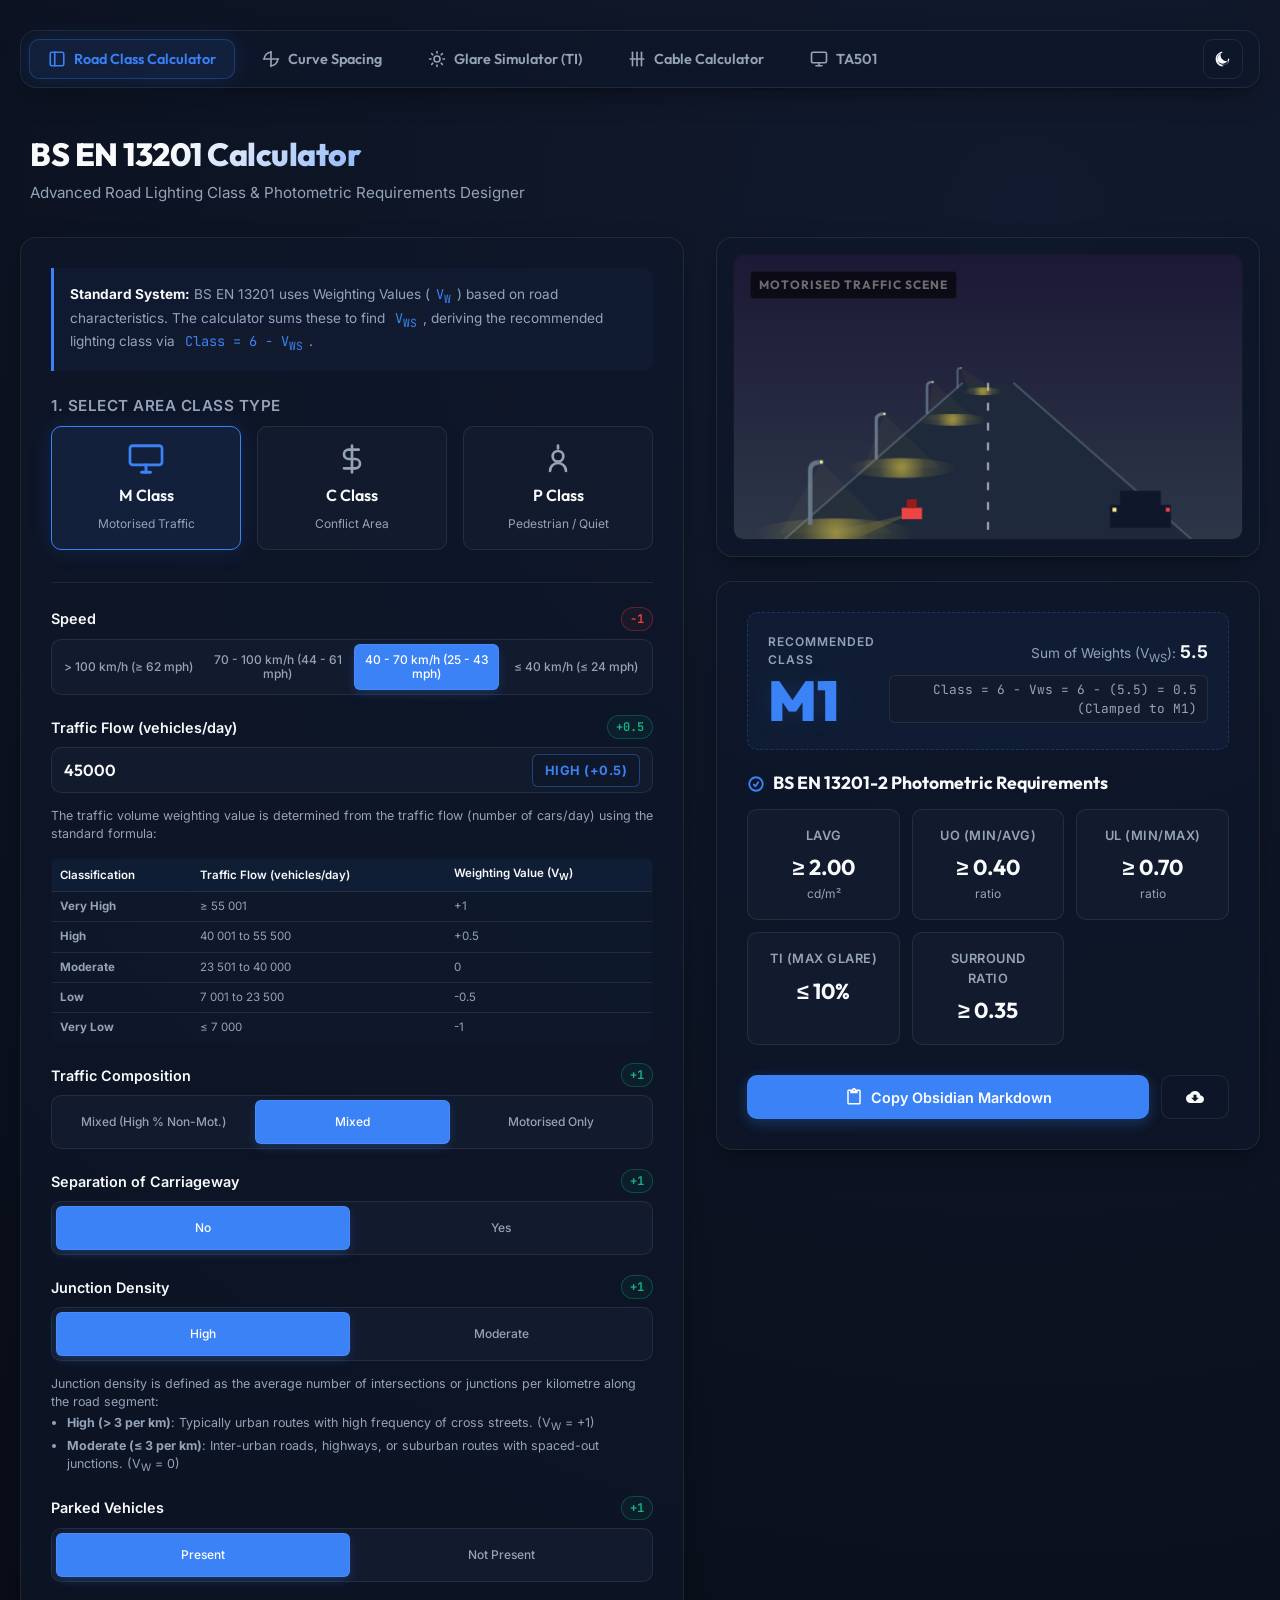
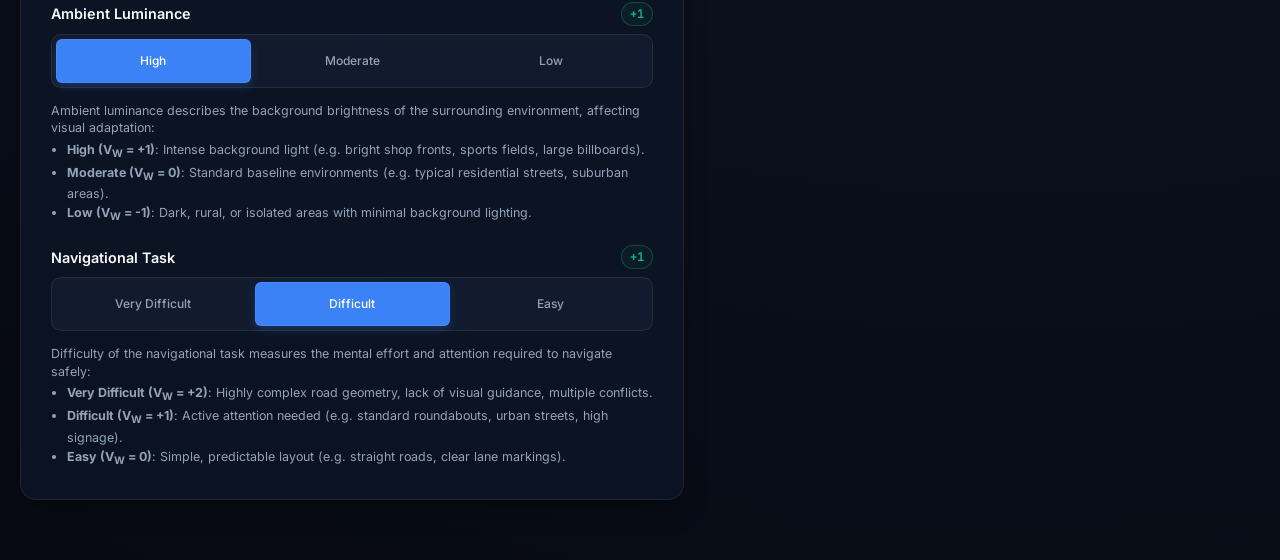
<file: index.html>
<!DOCTYPE html>
<html lang="en" data-theme="dark">
<head>
    <meta charset="UTF-8">
    <meta name="viewport" content="width=device-width, initial-scale=1.0">
    <title>BS EN 13201 Road Lighting Class Calculator</title>
    
    <!-- Google Fonts -->
    <link rel="preconnect" href="https://fonts.googleapis.com">
    <link rel="preconnect" href="https://fonts.gstatic.com" crossorigin>
    <link href="https://fonts.googleapis.com/css2?family=Inter:wght@300;400;500;600;700&family=Outfit:wght@400;500;600;700;800&family=JetBrains+Mono:wght@400;700&display=swap" rel="stylesheet">
    
    <style>
        :root {
            /* Dark Theme Variables (Default) */
            --bg-page: #0a0e1a;
            --bg-page-grad: radial-gradient(circle at 80% 10%, #111a2e 0%, #070a12 100%);
            --bg-card: rgba(15, 23, 42, 0.65);
            --bg-card-hover: rgba(23, 37, 66, 0.8);
            --bg-input: #121b2e;
            --bg-input-active: #2563eb;
            --text-main: #f8fafc;
            --text-muted: #94a3b8;
            --text-on-primary: #ffffff;
            --primary: #3b82f6;
            --primary-rgb: 59, 130, 246;
            --primary-hover: #2563eb;
            --accent: #10b981;
            --accent-rgb: 16, 185, 129;
            --border: rgba(255, 255, 255, 0.08);
            --border-hover: rgba(59, 130, 246, 0.4);
            --shadow: 0 10px 30px -10px rgba(0, 0, 0, 0.5), 0 1px 3px rgba(0, 0, 0, 0.2);
            --shadow-glow: 0 0 25px rgba(59, 130, 246, 0.15);
            --transition: all 0.25s cubic-bezier(0.4, 0, 0.2, 1);
            --radius-lg: 16px;
            --radius-md: 10px;
            --radius-sm: 6px;
        }

        [data-theme="light"] {
            /* Light Theme Variables */
            --bg-page: #f8fafc;
            --bg-page-grad: radial-gradient(circle at 80% 10%, #eff6ff 0%, #f1f5f9 100%);
            --bg-card: rgba(255, 255, 255, 0.8);
            --bg-card-hover: rgba(255, 255, 255, 0.95);
            --bg-input: #f1f5f9;
            --bg-input-active: #2563eb;
            --text-main: #0f172a;
            --text-muted: #64748b;
            --text-on-primary: #ffffff;
            --primary: #2563eb;
            --primary-rgb: 37, 99, 235;
            --primary-hover: #1d4ed8;
            --accent: #059669;
            --accent-rgb: 5, 150, 105;
            --border: rgba(0, 0, 0, 0.08);
            --border-hover: rgba(37, 99, 235, 0.3);
            --shadow: 0 10px 30px -10px rgba(15, 23, 42, 0.08), 0 1px 3px rgba(15, 23, 42, 0.03);
            --shadow-glow: 0 0 25px rgba(37, 99, 235, 0.08);
        }

        * {
            box-sizing: border-box;
            margin: 0;
            padding: 0;
        }

        body {
            font-family: 'Inter', -apple-system, sans-serif;
            background: var(--bg-page);
            background-image: var(--bg-page-grad);
            color: var(--text-main);
            min-height: 100vh;
            display: flex;
            justify-content: center;
            align-items: flex-start;
            padding: 40px 20px;
            line-height: 1.5;
            transition: background var(--transition), color var(--transition);
        }

        .app-container {
            max-width: 1280px;
            width: 100%;
            display: grid;
            grid-template-columns: 1.1fr 0.9fr;
            gap: 32px;
            align-items: start;
        }

        @media (max-width: 1024px) {
            .app-container {
                grid-template-columns: 1fr;
                gap: 24px;
            }
        }

        /* Glassmorphic Panel/Card */
        .glass-card {
            background: var(--bg-card);
            backdrop-filter: blur(16px);
            -webkit-backdrop-filter: blur(16px);
            border: 1px solid var(--border);
            border-radius: var(--radius-lg);
            padding: 30px;
            box-shadow: var(--shadow);
            transition: var(--transition);
        }

        .glass-card:hover {
            border-color: var(--border-hover);
        }

        /* Header Styles */
        .header {
            grid-column: 1 / -1;
            display: flex;
            justify-content: space-between;
            align-items: center;
            padding: 10px 10px 0 10px;
        }

        .header h1 {
            font-family: 'Outfit', sans-serif;
            font-size: 2rem;
            font-weight: 800;
            background: linear-gradient(135deg, var(--text-main) 30%, var(--primary) 100%);
            -webkit-background-clip: text;
            -webkit-text-fill-color: transparent;
            letter-spacing: -0.5px;
        }

        .header p {
            color: var(--text-muted);
            font-size: 0.95rem;
            margin-top: 4px;
        }

        /* Controls Column */
        .controls-col {
            display: flex;
            flex-direction: column;
            gap: 24px;
        }

        /* Toggle Theme & Header Controls */
        .header-actions {
            display: flex;
            gap: 12px;
            align-items: center;
        }

        .action-btn {
            background: var(--bg-card);
            border: 1px solid var(--border);
            color: var(--text-main);
            padding: 10px;
            border-radius: var(--radius-md);
            cursor: pointer;
            display: flex;
            align-items: center;
            justify-content: center;
            transition: var(--transition);
        }

        .action-btn:hover {
            background: var(--bg-input);
            border-color: var(--primary);
            color: var(--primary);
            box-shadow: var(--shadow-glow);
        }

        .action-btn svg {
            width: 20px;
            height: 20px;
            fill: currentColor;
        }

        /* Area Selector Cards */
        .area-selector-grid {
            display: grid;
            grid-template-columns: repeat(3, 1fr);
            gap: 16px;
            margin-bottom: 8px;
        }

        .area-card {
            background: var(--bg-input);
            border: 1px solid var(--border);
            border-radius: var(--radius-md);
            padding: 16px;
            cursor: pointer;
            text-align: center;
            transition: var(--transition);
            display: flex;
            flex-direction: column;
            align-items: center;
            gap: 8px;
        }

        .area-card svg {
            width: 32px;
            height: 32px;
            color: var(--text-muted);
            transition: var(--transition);
        }

        .area-card.active {
            background: rgba(var(--primary-rgb), 0.1);
            border-color: var(--primary);
            box-shadow: var(--shadow-glow);
        }

        .area-card.active svg {
            color: var(--primary);
            transform: scale(1.1);
        }

        .area-card h3 {
            font-family: 'Outfit', sans-serif;
            font-size: 1rem;
            font-weight: 600;
        }

        .area-card p {
            font-size: 0.75rem;
            color: var(--text-muted);
        }

        /* Parameter Sections */
        .params-container {
            display: flex;
            flex-direction: column;
            gap: 20px;
        }

        .param-section {
            display: none;
            opacity: 0;
            transform: translateY(10px);
            transition: opacity 0.3s, transform 0.3s;
        }

        .param-section.active {
            display: flex;
            flex-direction: column;
            gap: 20px;
            opacity: 1;
            transform: translateY(0);
        }

        /* Parameter Form Controls */
        .param-group {
            display: flex;
            flex-direction: column;
            gap: 8px;
        }

        .param-header {
            display: flex;
            justify-content: space-between;
            align-items: center;
            font-size: 0.9rem;
            font-weight: 600;
            color: var(--text-main);
        }

        .weight-badge {
            font-family: 'JetBrains Mono', monospace;
            font-size: 0.75rem;
            padding: 2px 8px;
            border-radius: 20px;
            background: var(--bg-input);
            border: 1px solid var(--border);
            color: var(--text-muted);
            transition: var(--transition);
        }

        .weight-badge.positive {
            color: var(--accent);
            border-color: rgba(var(--accent-rgb), 0.3);
            background: rgba(var(--accent-rgb), 0.05);
        }

        .weight-badge.negative {
            color: #ef4444;
            border-color: rgba(239, 68, 68, 0.3);
            background: rgba(239, 68, 68, 0.05);
        }

        .pill-select-group {
            display: grid;
            grid-auto-flow: column;
            grid-auto-columns: 1fr;
            background: var(--bg-input);
            padding: 4px;
            border-radius: var(--radius-md);
            border: 1px solid var(--border);
            gap: 4px;
        }

        .pill-btn {
            background: transparent;
            border: none;
            color: var(--text-muted);
            padding: 8px 4px;
            border-radius: var(--radius-sm);
            cursor: pointer;
            font-size: 0.75rem;
            font-weight: 500;
            font-family: inherit;
            transition: var(--transition);
            white-space: normal;
            line-height: 1.2;
            display: flex;
            align-items: center;
            justify-content: center;
            text-align: center;
            min-height: 44px;
        }

        .pill-btn:hover {
            color: var(--text-main);
        }

        .pill-btn.active {
            background: var(--bg-card-hover);
            color: var(--text-main);
            box-shadow: 0 4px 12px -2px rgba(0, 0, 0, 0.2);
            border: 1px solid var(--border);
        }

        .pill-btn.active-primary {
            background: var(--primary);
            color: var(--text-on-primary);
            box-shadow: 0 4px 12px -2px rgba(var(--primary-rgb), 0.3);
        }

        /* Explanation Box */
        .explanation-box {
            background: rgba(var(--primary-rgb), 0.04);
            border-left: 3px solid var(--primary);
            padding: 16px;
            border-radius: 0 var(--radius-md) var(--radius-md) 0;
            font-size: 0.85rem;
            color: var(--text-muted);
        }

        .explanation-box strong {
            color: var(--text-main);
        }

        .explanation-box code {
            font-family: 'JetBrains Mono', monospace;
            background: var(--bg-input);
            padding: 2px 6px;
            border-radius: 4px;
            color: var(--primary);
        }

        /* Premium Input Styles */
        .premium-input-container {
            display: flex;
            align-items: center;
            gap: 12px;
            background: var(--bg-input);
            padding: 4px 12px;
            border-radius: var(--radius-md);
            border: 1px solid var(--border);
            transition: var(--transition);
        }

        .premium-input-container:focus-within {
            border-color: var(--primary);
            box-shadow: var(--shadow-glow);
        }

        .premium-input {
            flex: 1;
            background: transparent;
            border: none;
            outline: none;
            color: var(--text-main);
            font-family: 'Outfit', sans-serif;
            font-size: 1rem;
            font-weight: 600;
            padding: 8px 0;
            width: 100%;
        }

        .premium-input-status {
            font-size: 0.8rem;
            font-weight: 700;
            color: var(--text-muted);
            background: var(--bg-card);
            padding: 6px 12px;
            border-radius: var(--radius-sm);
            border: 1px solid var(--border);
            text-transform: uppercase;
            letter-spacing: 0.5px;
            white-space: nowrap;
            transition: var(--transition);
        }

        /* Visualizer Column */
        .visual-col {
            display: flex;
            flex-direction: column;
            gap: 24px;
        }

        /* Canvas Visualizer Card */
        .visualizer-container {
            position: relative;
            background: #030712;
            border-radius: var(--radius-md);
            overflow: hidden;
            border: 1px solid var(--border);
            aspect-ratio: 16 / 9;
        }

        .visualizer-container canvas {
            display: block;
            width: 100%;
            height: 100%;
        }

        .visualizer-overlay-label {
            position: absolute;
            top: 16px;
            left: 16px;
            font-family: 'Outfit', sans-serif;
            font-size: 0.75rem;
            font-weight: 700;
            text-transform: uppercase;
            letter-spacing: 1px;
            color: rgba(255, 255, 255, 0.4);
            background: rgba(0,0,0,0.6);
            padding: 4px 8px;
            border-radius: 4px;
            pointer-events: none;
            backdrop-filter: blur(4px);
            border: 1px solid rgba(255,255,255,0.05);
        }

        /* Results Display Dashboard */
        .results-panel {
            display: flex;
            flex-direction: column;
            gap: 20px;
        }

        .result-top-row {
            display: flex;
            justify-content: space-between;
            align-items: center;
            background: rgba(var(--primary-rgb), 0.05);
            border: 1px dashed rgba(var(--primary-rgb), 0.25);
            border-radius: var(--radius-md);
            padding: 20px;
        }

        .result-class-badge-wrapper {
            display: flex;
            flex-direction: column;
            gap: 4px;
        }

        .result-class-label {
            font-size: 0.75rem;
            text-transform: uppercase;
            letter-spacing: 1px;
            color: var(--text-muted);
            font-weight: 600;
        }

        .result-class-badge {
            font-family: 'Outfit', sans-serif;
            font-size: 3.5rem;
            font-weight: 900;
            line-height: 1;
            color: var(--primary);
            text-shadow: var(--shadow-glow);
        }

        .math-breakdown {
            text-align: right;
            font-size: 0.85rem;
            color: var(--text-muted);
            display: flex;
            flex-direction: column;
            gap: 4px;
        }

        .math-breakdown strong {
            color: var(--text-main);
            font-size: 1.1rem;
        }

        .math-formula {
            font-family: 'JetBrains Mono', monospace;
            background: var(--bg-input);
            padding: 4px 10px;
            border-radius: 6px;
            font-size: 0.8rem;
            border: 1px solid var(--border);
            margin-top: 4px;
            display: inline-block;
        }

        /* Requirements Grid */
        .reqs-title {
            font-family: 'Outfit', sans-serif;
            font-size: 1.1rem;
            font-weight: 700;
            margin-bottom: 12px;
            display: flex;
            align-items: center;
            gap: 8px;
        }

        .reqs-title svg {
            width: 18px;
            height: 18px;
            color: var(--primary);
        }

        .reqs-grid {
            display: grid;
            grid-template-columns: repeat(auto-fit, minmax(130px, 1fr));
            gap: 12px;
        }

        .req-card {
            background: var(--bg-input);
            border: 1px solid var(--border);
            border-radius: var(--radius-md);
            padding: 16px;
            text-align: center;
            position: relative;
            cursor: pointer;
            transition: var(--transition);
            overflow: hidden;
        }

        .req-card:hover {
            border-color: var(--primary);
            background: var(--bg-card-hover);
        }

        .req-card .info-indicator {
            position: absolute;
            top: 8px;
            right: 8px;
            width: 14px;
            height: 14px;
            color: var(--text-muted);
            opacity: 0;
            transition: var(--transition);
        }

        .req-card:hover .info-indicator {
            opacity: 0.8;
        }

        .req-name {
            font-size: 0.8rem;
            color: var(--text-muted);
            font-weight: 600;
            margin-bottom: 6px;
            text-transform: uppercase;
            letter-spacing: 0.5px;
        }

        .req-val {
            font-family: 'Outfit', sans-serif;
            font-size: 1.35rem;
            font-weight: 700;
            color: var(--text-main);
        }

        .req-unit {
            font-size: 0.75rem;
            color: var(--text-muted);
            margin-top: 2px;
        }

        /* Action Buttons Row */
        .actions-row {
            display: grid;
            grid-template-columns: 1fr auto;
            gap: 12px;
            margin-top: 10px;
        }

        .btn {
            display: flex;
            align-items: center;
            justify-content: center;
            gap: 8px;
            padding: 12px 24px;
            font-size: 0.9rem;
            font-weight: 600;
            border-radius: var(--radius-md);
            cursor: pointer;
            transition: var(--transition);
            font-family: inherit;
        }

        .btn-primary {
            background: var(--primary);
            border: none;
            color: var(--text-on-primary);
            box-shadow: 0 4px 14px rgba(var(--primary-rgb), 0.3);
        }

        .btn-primary:hover {
            background: var(--primary-hover);
            box-shadow: 0 6px 20px rgba(var(--primary-rgb), 0.4);
            transform: translateY(-1px);
        }

        .btn-secondary {
            background: var(--bg-card);
            border: 1px solid var(--border);
            color: var(--text-main);
        }

        .btn-secondary:hover {
            background: var(--bg-input);
            border-color: var(--primary);
            color: var(--primary);
        }

        .btn svg {
            width: 18px;
            height: 18px;
            fill: currentColor;
        }

        /* Modal Overlay Styles */
        .modal-overlay {
            position: fixed;
            top: 0;
            left: 0;
            right: 0;
            bottom: 0;
            background: rgba(0, 0, 0, 0.6);
            backdrop-filter: blur(8px);
            display: flex;
            justify-content: center;
            align-items: center;
            z-index: 1000;
            opacity: 0;
            pointer-events: none;
            transition: opacity 0.3s ease;
            padding: 20px;
        }

        .modal-overlay.active {
            opacity: 1;
            pointer-events: auto;
        }

        .modal-box {
            background: var(--bg-card);
            border: 1px solid var(--border);
            border-radius: var(--radius-lg);
            max-width: 500px;
            width: 100%;
            padding: 30px;
            box-shadow: var(--shadow);
            transform: scale(0.95);
            transition: transform 0.3s cubic-bezier(0.4, 0, 0.2, 1);
            position: relative;
        }

        .modal-overlay.active .modal-box {
            transform: scale(1);
        }

        .modal-close {
            position: absolute;
            top: 20px;
            right: 20px;
            background: transparent;
            border: none;
            color: var(--text-muted);
            cursor: pointer;
            transition: var(--transition);
        }

        .modal-close:hover {
            color: var(--text-main);
        }

        .modal-close svg {
            width: 20px;
            height: 20px;
            fill: currentColor;
        }

        .modal-header h2 {
            font-family: 'Outfit', sans-serif;
            font-size: 1.5rem;
            font-weight: 700;
            margin-bottom: 4px;
        }

        .modal-header .modal-subtitle {
            font-size: 0.8rem;
            text-transform: uppercase;
            letter-spacing: 0.5px;
            color: var(--primary);
            font-weight: 600;
            margin-bottom: 16px;
        }

        .modal-body {
            font-size: 0.95rem;
            color: var(--text-muted);
            line-height: 1.6;
            display: flex;
            flex-direction: column;
            gap: 16px;
        }

        .modal-body strong {
            color: var(--text-main);
        }

        .modal-graphic {
            background: var(--bg-input);
            border: 1px solid var(--border);
            border-radius: var(--radius-md);
            padding: 16px;
            margin-top: 8px;
            display: flex;
            justify-content: center;
            align-items: center;
        }

        .modal-graphic svg {
            max-width: 100%;
            height: auto;
        }

        /* Dynamic classes for active buttons in selectors */
        .btn-weight-active {
            color: var(--primary) !important;
            font-weight: 700 !important;
            border-color: rgba(var(--primary-rgb), 0.4) !important;
            background: rgba(var(--primary-rgb), 0.05) !important;
        }
        
        /* Toast notification */
        .toast {
            position: fixed;
            bottom: 30px;
            left: 50%;
            transform: translateX(-50%) translateY(100px);
            background: var(--accent);
            color: #fff;
            padding: 12px 24px;
            border-radius: 40px;
            font-size: 0.9rem;
            font-weight: 600;
            box-shadow: 0 10px 25px rgba(16, 185, 129, 0.3);
            display: flex;
            align-items: center;
            gap: 8px;
            opacity: 0;
            transition: transform 0.4s cubic-bezier(0.175, 0.885, 0.32, 1.275), opacity 0.4s;
            z-index: 2000;
            pointer-events: none;
        }
        
        .toast.active {
            transform: translateX(-50%) translateY(0);
            opacity: 1;
        }

        .toast svg {
            width: 18px;
            height: 18px;
            fill: currentColor;
        }

        /* Param explanation helpers */
        .param-help-text {
            font-size: 0.78rem;
            color: var(--text-muted);
            line-height: 1.4;
            margin-top: 6px;
        }
        
        .param-help-table {
            width: 100%;
            border-collapse: collapse;
            margin-top: 8px;
            font-size: 0.72rem;
            color: var(--text-muted);
            background: rgba(59, 130, 246, 0.02);
            border-radius: var(--radius-sm);
            overflow: hidden;
            border: 1px solid var(--border);
        }
        
        .param-help-table th, .param-help-table td {
            padding: 6px 8px;
            text-align: left;
            border-bottom: 1px solid var(--border);
        }
        
        .param-help-table th {
            background: rgba(59, 130, 246, 0.05);
            color: var(--text-main);
            font-weight: 600;
        }
        
        .param-help-table tr:last-child td {
            border-bottom: none;
        }

        /* Adjust body for top-aligned layout */
        body {
            flex-direction: column;
            justify-content: flex-start;
            align-items: center;
            gap: 0;
            padding: 30px 20px 60px 20px;
        }

        /* Portal Navigation Styles */
        .portal-nav {
            display: flex;
            justify-content: space-between;
            align-items: center;
            padding: 8px 16px 8px 8px;
            max-width: 1280px;
            width: 100%;
            margin: 0 auto 32px auto;
            background: var(--bg-card);
            border-radius: var(--radius-lg);
            border: 1px solid var(--border);
            box-shadow: var(--shadow);
            backdrop-filter: blur(16px);
            -webkit-backdrop-filter: blur(16px);
            box-sizing: border-box;
            transition: var(--transition);
            gap: 16px;
        }

        .portal-tabs-list {
            display: flex;
            gap: 8px;
            flex-wrap: wrap;
            align-items: center;
        }

        .global-theme-toggle {
            background: transparent;
            border: 1px solid var(--border);
            color: var(--text-main);
            width: 40px;
            height: 40px;
            border-radius: var(--radius-md);
            cursor: pointer;
            display: flex;
            align-items: center;
            justify-content: center;
            transition: var(--transition);
            flex-shrink: 0;
        }

        .global-theme-toggle:hover {
            background: var(--bg-input);
            border-color: var(--primary);
            color: var(--primary);
            box-shadow: var(--shadow-glow);
        }

        .global-theme-toggle svg {
            width: 18px;
            height: 18px;
            fill: currentColor;
        }

        .portal-nav:hover {
            border-color: var(--border-hover);
        }

        .portal-tab {
            background: transparent;
            border: 1px solid transparent;
            color: var(--text-muted);
            padding: 10px 18px;
            border-radius: var(--radius-md);
            cursor: pointer;
            font-size: 0.9rem;
            font-weight: 600;
            font-family: 'Outfit', sans-serif;
            transition: var(--transition);
            display: flex;
            align-items: center;
            gap: 8px;
            outline: none;
        }

        .portal-tab:hover {
            color: var(--text-main);
            background: rgba(255, 255, 255, 0.03);
            border-color: var(--border);
        }

        [data-theme="light"] .portal-tab:hover {
            background: rgba(0, 0, 0, 0.02);
            border-color: var(--border);
        }

        .portal-tab.active {
            background: rgba(var(--primary-rgb), 0.1);
            color: var(--primary);
            border-color: rgba(var(--primary-rgb), 0.3);
            box-shadow: var(--shadow-glow);
        }

        [data-theme="light"] .portal-tab.active {
            background: rgba(var(--primary-rgb), 0.08);
            border-color: rgba(var(--primary-rgb), 0.2);
        }

        .portal-tab .tab-icon {
            width: 18px;
            height: 18px;
            stroke: currentColor;
            fill: none;
            stroke-width: 2.2;
            transition: var(--transition);
        }

        .tab-content {
            display: none;
            width: 100%;
            max-width: 1280px;
            margin: 0 auto;
            box-sizing: border-box;
        }

        .tab-content.active {
            display: block;
            animation: tabFadeIn 0.35s cubic-bezier(0.4, 0, 0.2, 1) forwards;
        }

        .tool-iframe {
            width: 100%;
            height: 820px;
            border: none;
            background: transparent;
            box-shadow: none;
            display: block;
        }
        
        .tool-iframe:hover {
            border-color: var(--border-hover);
        }

        @keyframes tabFadeIn {
            from {
                opacity: 0;
                transform: translateY(8px);
            }
            to {
                opacity: 1;
                transform: translateY(0);
            }
        }
    </style>
</head>
<body>

<nav class="portal-nav glass-card">
    <div class="portal-tabs-list">
        <button class="portal-tab active" data-target="tab-road-class">
            <svg class="tab-icon" viewBox="0 0 24 24" stroke-linecap="round" stroke-linejoin="round">
                <rect x="3" y="3" width="18" height="18" rx="2" ry="2"></rect>
                <line x1="9" y1="3" x2="9" y2="21"></line>
            </svg>
            Road Class Calculator
        </button>
        <button class="portal-tab" data-target="tab-curve-spacing">
            <svg class="tab-icon" viewBox="0 0 24 24" stroke-linecap="round" stroke-linejoin="round">
                <path d="M21 12A9 9 0 0 1 12 21M3 12A9 9 0 0 1 12 3"></path>
                <path d="M12 22V2M22 12H2"></path>
            </svg>
            Curve Spacing
        </button>
        <button class="portal-tab" data-target="tab-ti-simulation">
            <svg class="tab-icon" viewBox="0 0 24 24" stroke-linecap="round" stroke-linejoin="round">
                <path d="M12 2v2M12 20v2M4.93 4.93l1.41 1.41M17.66 17.66l1.41 1.41M2 12h2M20 12h2M6.34 17.66l-1.41 1.41M19.07 4.93l-1.41 1.41"></path>
                <circle cx="12" cy="12" r="4"></circle>
            </svg>
            Glare Simulator (TI)
        </button>
        <button class="portal-tab" data-target="tab-cable-calculator">
            <svg class="tab-icon" viewBox="0 0 24 24" stroke-linecap="round" stroke-linejoin="round">
                <line x1="6" y1="3" x2="6" y2="21"></line>
                <line x1="18" y1="3" x2="18" y2="21"></line>
                <line x1="12" y1="3" x2="12" y2="21"></line>
                <line x1="3" y1="12" x2="21" y2="12"></line>
            </svg>
            Cable Calculator
        </button>
        <button class="portal-tab" data-target="tab-ta501">
            <svg class="tab-icon" viewBox="0 0 24 24" stroke-linecap="round" stroke-linejoin="round">
                <rect x="2" y="3" width="20" height="14" rx="2" ry="2"></rect>
                <line x1="8" y1="21" x2="16" y2="21"></line>
                <line x1="12" y1="17" x2="12" y2="21"></line>
            </svg>
            TA501
        </button>
    </div>
    
    <button class="global-theme-toggle" id="globalThemeToggleBtn" title="Toggle Theme">
        <!-- Moon Icon -->
        <svg id="globalThemeMoonIcon" viewBox="0 0 24 24" xmlns="http://www.w3.org/2000/svg">
            <path d="M12.3 22h-.1c-5.5 0-10-4.5-10-10 0-4.8 3.5-8.9 8.2-9.8.5-.1 1 .3.9.8-.1.5-.6.8-1.1.9-3.4.6-5.9 3.6-5.9 7.1 0 4 3.3 7.3 7.3 7.3 3.5 0 6.5-2.5 7.1-5.9.1-.5.4-1 .9-1.1.5-.1.9.4.8.9-.9 4.7-5 8.2-9.8 8.2zM9.9 4.2c-3.1 1-5.3 3.9-5.3 7.3 0 4.6 3.7 8.3 8.3 8.3 3.4 0 6.3-2.2 7.3-5.3-1 .4-2.1.6-3.2.6-4.6-.1-8.3-3.8-8.3-8.3 0-1.1.2-2.2.6-3.2z"/>
        </svg>
        <!-- Sun Icon -->
        <svg id="globalThemeSunIcon" viewBox="0 0 24 24" xmlns="http://www.w3.org/2000/svg" style="display:none;">
            <path d="M12 7c-2.8 0-5 2.2-5 5s2.2 5 5 5 5-2.2 5-5-2.2-5-5-5zm0 8c-1.7 0-3-1.3-3-3s1.3-3 3-3 3 1.3 3 3-1.3 3-3 3zm0-10c.6 0 1-.4 1-1V3c0-.6-.4-1-1-1s-1 .4-1 1v1c0 .6.4 1 1 1zm0 14c-.6 0-1 .4-1 1v1c0 .6.4 1 1 1s1-.4 1-1v-1c0-.6-.4-1-1-1zm8.5-7.5c0-.6-.4-1-1-1h-1c-.6 0-1 .4-1 1s.4 1 1 1h1c.6 0 1-.4 1-1zm-14 0c0-.6-.4-1-1-1H3.5c-.6 0-1 .4-1 1s.4 1 1 1h1c.6 0 1-.4 1-1zm11.7-5.7c.4-.4.4-1 0-1.4s-1-.4-1.4 0l-.7.7c-.4.4-.4 1 0 1.4.2.2.5.3.7.3.3 0 .5-.1.7-.3l.7-.7zm-10.6 10.6c.4-.4.4-1 0-1.4s-1-.4-1.4 0l-.7.7c-.4.4-.4 1 0 1.4.2.2.5.3.7.3.3 0 .5-.1.7-.3l.7-.7zm10.6 0c.4.4 1 .4 1.4 0s.4-1 0-1.4l-.7-.7c-.4-.4-1-.4-1.4 0s-.4 1 0 1.4l.7.7zm-10.6-10.6c.4.4 1 .4 1.4 0s.4-1 0-1.4l-.7-.7c-.4-.4-1-.4-1.4 0s-.4 1 0 1.4l.7.7z"/>
        </svg>
    </button>
</nav>

<div id="tab-road-class" class="tab-content active">
    <div class="app-container">
    
    <!-- Top Header -->
    <header class="header">
        <div>
            <h1>BS EN 13201 Calculator</h1>
            <p>Advanced Road Lighting Class & Photometric Requirements Designer</p>
        </div>

    </header>

    <!-- Controls Column (Left) -->
    <main class="controls-col">
        <section class="glass-card">
            <!-- Explanation Block -->
            <div class="explanation-box" style="margin-bottom: 24px;">
                <strong>Standard System:</strong> BS EN 13201 uses Weighting Values (<code>V<sub>W</sub></code>) based on road characteristics. The calculator sums these to find <code>V<sub>WS</sub></code>, deriving the recommended lighting class via <code>Class = 6 - V<sub>WS</sub></code>.
            </div>

            <!-- Step 1: Area Selection -->
            <div class="param-group" style="margin-bottom: 24px;">
                <label class="param-header" style="font-size: 0.95rem; text-transform: uppercase; letter-spacing: 0.5px; color: var(--text-muted);">
                    1. Select Area Class Type
                </label>
                <div class="area-selector-grid">
                    <div class="area-card active" data-area="M">
                        <!-- Car/Road SVG -->
                        <svg viewBox="0 0 24 24" fill="none" stroke="currentColor" stroke-width="2" stroke-linecap="round" stroke-linejoin="round">
                            <rect x="1" y="3" width="22" height="13" rx="2" ry="2"></rect>
                            <path d="M9 21h6"></path>
                            <path d="M12 16v5"></path>
                        </svg>
                        <h3>M Class</h3>
                        <p>Motorised Traffic</p>
                    </div>
                    <div class="area-card" data-area="C">
                        <!-- Conflict/Junction SVG -->
                        <svg viewBox="0 0 24 24" fill="none" stroke="currentColor" stroke-width="2" stroke-linecap="round" stroke-linejoin="round">
                            <path d="M12 2v20"></path>
                            <path d="M17 5H9.5a3.5 3.5 0 0 0 0 7h5a3.5 3.5 0 0 1 0 7H6"></path>
                        </svg>
                        <h3>C Class</h3>
                        <p>Conflict Area</p>
                    </div>
                    <div class="area-card" data-area="P">
                        <!-- Pedestrian SVG -->
                        <svg viewBox="0 0 24 24" fill="none" stroke="currentColor" stroke-width="2" stroke-linecap="round" stroke-linejoin="round">
                            <path d="M18 21a6 6 0 0 0-12 0"></path>
                            <circle cx="12" cy="10" r="4"></circle>
                            <path d="M12 2v2"></path>
                        </svg>
                        <h3>P Class</h3>
                        <p>Pedestrian / Quiet</p>
                    </div>
                </div>
            </div>

            <hr style="border: none; border-top: 1px solid var(--border); margin-bottom: 24px;">

            <!-- Step 2: Parameters (Tabbed Sections) -->
            <div class="params-container">
                
                <!-- MOTORIST (M) SECTION -->
                <div id="section-M" class="param-section active">
                    <div class="param-group">
                        <div class="param-header"><label>Speed</label><span class="weight-badge" id="badge-M-speed">0</span></div>
                        <div class="pill-select-group custom-select-group" data-param="speed" data-type="M">
                            <button class="pill-btn" data-value="2">> 100 km/h (≥ 62 mph)</button>
                            <button class="pill-btn" data-value="1">70 - 100 km/h (44 - 61 mph)</button>
                            <button class="pill-btn active active-primary" data-value="-1">40 - 70 km/h (25 - 43 mph)</button>
                            <button class="pill-btn" data-value="-2">≤ 40 km/h (≤ 24 mph)</button>
                        </div>
                    </div>
                    <div class="param-group">
                        <div class="param-header">
                            <label>Traffic Flow (vehicles/day)</label>
                            <span class="weight-badge" id="badge-M-volume">0</span>
                        </div>
                        <div class="premium-input-container" data-param="volume" data-type="M">
                            <input type="number" id="input-M-flow" class="premium-input" value="45000" min="0" placeholder="Enter number of vehicles/day...">
                            <span id="status-M-volume" class="premium-input-status">Very High</span>
                        </div>
                        <div class="param-help-text">
                            The traffic volume weighting value is determined from the traffic flow (number of cars/day) using the standard formula:
                        </div>
                        <table class="param-help-table">
                            <thead>
                                <tr>
                                    <th>Classification</th>
                                    <th>Traffic Flow (vehicles/day)</th>
                                    <th>Weighting Value (V<sub>W</sub>)</th>
                                </tr>
                            </thead>
                            <tbody>
                                <tr>
                                    <td><strong>Very High</strong></td>
                                    <td>&ge; 55 001</td>
                                    <td>+1</td>
                                </tr>
                                <tr>
                                    <td><strong>High</strong></td>
                                    <td>40 001 to 55 500</td>
                                    <td>+0.5</td>
                                </tr>
                                <tr>
                                    <td><strong>Moderate</strong></td>
                                    <td>23 501 to 40 000</td>
                                    <td>0</td>
                                </tr>
                                <tr>
                                    <td><strong>Low</strong></td>
                                    <td>7 001 to 23 500</td>
                                    <td>-0.5</td>
                                </tr>
                                <tr>
                                    <td><strong>Very Low</strong></td>
                                    <td>&le; 7 000</td>
                                    <td>-1</td>
                                </tr>
                            </tbody>
                        </table>
                    </div>
                    <div class="param-group">
                        <div class="param-header"><label>Traffic Composition</label><span class="weight-badge" id="badge-M-composition">0</span></div>
                        <div class="pill-select-group custom-select-group" data-param="composition" data-type="M">
                            <button class="pill-btn" data-value="2">Mixed (High % Non-Mot.)</button>
                            <button class="pill-btn active active-primary" data-value="1">Mixed</button>
                            <button class="pill-btn" data-value="0">Motorised Only</button>
                        </div>
                    </div>
                    <div class="param-group">
                        <div class="param-header"><label>Separation of Carriageway</label><span class="weight-badge" id="badge-M-separation">0</span></div>
                        <div class="pill-select-group custom-select-group" data-param="separation" data-type="M">
                            <button class="pill-btn active active-primary" data-value="1">No</button>
                            <button class="pill-btn" data-value="0">Yes</button>
                        </div>
                    </div>
                    <div class="param-group">
                        <div class="param-header"><label>Junction Density</label><span class="weight-badge" id="badge-M-junction">0</span></div>
                        <div class="pill-select-group custom-select-group" data-param="junction" data-type="M">
                            <button class="pill-btn active active-primary" data-value="1">High</button>
                            <button class="pill-btn" data-value="0">Moderate</button>
                        </div>
                        <div class="param-help-text">
                            Junction density is defined as the average number of intersections or junctions per kilometre along the road segment:
                            <ul style="margin-left: 16px; margin-top: 4px; display: flex; flex-direction: column; gap: 2px;">
                                <li><strong>High (&gt; 3 per km)</strong>: Typically urban routes with high frequency of cross streets. (V<sub>W</sub> = +1)</li>
                                <li><strong>Moderate (&le; 3 per km)</strong>: Inter-urban roads, highways, or suburban routes with spaced-out junctions. (V<sub>W</sub> = 0)</li>
                            </ul>
                        </div>
                    </div>
                    <div class="param-group">
                        <div class="param-header"><label>Parked Vehicles</label><span class="weight-badge" id="badge-M-parked">0</span></div>
                        <div class="pill-select-group custom-select-group" data-param="parked" data-type="M">
                            <button class="pill-btn active active-primary" data-value="1">Present</button>
                            <button class="pill-btn" data-value="0">Not Present</button>
                        </div>
                    </div>
                    <div class="param-group">
                        <div class="param-header"><label>Ambient Luminance</label><span class="weight-badge" id="badge-M-ambient">0</span></div>
                        <div class="pill-select-group custom-select-group" data-param="ambient" data-type="M">
                            <button class="pill-btn active active-primary" data-value="1">High</button>
                            <button class="pill-btn" data-value="0">Moderate</button>
                            <button class="pill-btn" data-value="-1">Low</button>
                        </div>
                        <div class="param-help-text">
                            Ambient luminance describes the background brightness of the surrounding environment, affecting visual adaptation:
                            <ul style="margin-left: 16px; margin-top: 4px; display: flex; flex-direction: column; gap: 2px;">
                                <li><strong>High (V<sub>W</sub> = +1)</strong>: Intense background light (e.g. bright shop fronts, sports fields, large billboards).</li>
                                <li><strong>Moderate (V<sub>W</sub> = 0)</strong>: Standard baseline environments (e.g. typical residential streets, suburban areas).</li>
                                <li><strong>Low (V<sub>W</sub> = -1)</strong>: Dark, rural, or isolated areas with minimal background lighting.</li>
                            </ul>
                        </div>
                    </div>
                    <div class="param-group">
                        <div class="param-header"><label>Navigational Task</label><span class="weight-badge" id="badge-M-navigation">0</span></div>
                        <div class="pill-select-group custom-select-group" data-param="navigation" data-type="M">
                            <button class="pill-btn" data-value="2">Very Difficult</button>
                            <button class="pill-btn active active-primary" data-value="1">Difficult</button>
                            <button class="pill-btn" data-value="0">Easy</button>
                        </div>
                        <div class="param-help-text">
                            Difficulty of the navigational task measures the mental effort and attention required to navigate safely:
                            <ul style="margin-left: 16px; margin-top: 4px; display: flex; flex-direction: column; gap: 2px;">
                                <li><strong>Very Difficult (V<sub>W</sub> = +2)</strong>: Highly complex road geometry, lack of visual guidance, multiple conflicts.</li>
                                <li><strong>Difficult (V<sub>W</sub> = +1)</strong>: Active attention needed (e.g. standard roundabouts, urban streets, high signage).</li>
                                <li><strong>Easy (V<sub>W</sub> = 0)</strong>: Simple, predictable layout (e.g. straight roads, clear lane markings).</li>
                            </ul>
                        </div>
                    </div>
                </div>

                <!-- CONFLICT (C) SECTION -->
                <div id="section-C" class="param-section">
                    <div class="param-group">
                        <div class="param-header"><label>Speed</label><span class="weight-badge" id="badge-C-speed">0</span></div>
                        <div class="pill-select-group custom-select-group" data-param="speed" data-type="C">
                            <button class="pill-btn" data-value="3">Very High > 100 km/h (≥ 62 mph)</button>
                            <button class="pill-btn" data-value="2">High 70 - 100 km/h (44 - 61 mph)</button>
                            <button class="pill-btn active active-primary" data-value="0">Mod. 40 - 70 km/h (25 - 43 mph)</button>
                            <button class="pill-btn" data-value="-1">Low < 40 km/h (≤ 24 mph)</button>
                        </div>
                    </div>
                    <div class="param-group">
                        <div class="param-header">
                            <label>Traffic Flow (vehicles/day)</label>
                            <span class="weight-badge" id="badge-C-volume">0</span>
                        </div>
                        <div class="premium-input-container" data-param="volume" data-type="C">
                            <input type="number" id="input-C-flow" class="premium-input" value="45000" min="0" placeholder="Enter number of vehicles/day...">
                            <span id="status-C-volume" class="premium-input-status">Very High</span>
                        </div>
                        <div class="param-help-text">
                            The traffic volume weighting value for conflict areas is determined from the total traffic flow entering the intersection:
                        </div>
                        <table class="param-help-table">
                            <thead>
                                <tr>
                                    <th>Classification</th>
                                    <th>Traffic Flow (vehicles/day)</th>
                                    <th>Weighting Value (V<sub>W</sub>)</th>
                                </tr>
                            </thead>
                            <tbody>
                                <tr>
                                    <td><strong>Very High</strong></td>
                                    <td>&ge; 55 001</td>
                                    <td>+1</td>
                                </tr>
                                <tr>
                                    <td><strong>High</strong></td>
                                    <td>40 001 to 55 500</td>
                                    <td>+0.5</td>
                                </tr>
                                <tr>
                                    <td><strong>Moderate</strong></td>
                                    <td>23 501 to 40 000</td>
                                    <td>0</td>
                                </tr>
                                <tr>
                                    <td><strong>Low</strong></td>
                                    <td>7 001 to 23 500</td>
                                    <td>-0.5</td>
                                </tr>
                                <tr>
                                    <td><strong>Very Low</strong></td>
                                    <td>&le; 7 000</td>
                                    <td>-1</td>
                                </tr>
                            </tbody>
                        </table>
                    </div>
                    <div class="param-group">
                        <div class="param-header"><label>Traffic Composition</label><span class="weight-badge" id="badge-C-composition">0</span></div>
                        <div class="pill-select-group custom-select-group" data-param="composition" data-type="C">
                            <button class="pill-btn" data-value="2">Mixed (High % Non-Mot.)</button>
                            <button class="pill-btn active active-primary" data-value="1">Mixed</button>
                            <button class="pill-btn" data-value="0">Motorised Only</button>
                        </div>
                    </div>
                    <div class="param-group">
                        <div class="param-header"><label>Separation of Carriageway</label><span class="weight-badge" id="badge-C-separation">0</span></div>
                        <div class="pill-select-group custom-select-group" data-param="separation" data-type="C">
                            <button class="pill-btn active active-primary" data-value="1">No</button>
                            <button class="pill-btn" data-value="0">Yes</button>
                        </div>
                    </div>
                    <div class="param-group">
                        <div class="param-header"><label>Ambient Luminance</label><span class="weight-badge" id="badge-C-ambient">0</span></div>
                        <div class="pill-select-group custom-select-group" data-param="ambient" data-type="C">
                            <button class="pill-btn active active-primary" data-value="1">High</button>
                            <button class="pill-btn" data-value="0">Moderate</button>
                            <button class="pill-btn" data-value="-1">Low</button>
                        </div>
                        <div class="param-help-text">
                            Ambient luminance describes the background brightness of the surrounding environment, affecting visual adaptation:
                            <ul style="margin-left: 16px; margin-top: 4px; display: flex; flex-direction: column; gap: 2px;">
                                <li><strong>High (V<sub>W</sub> = +1)</strong>: Intense background light (e.g. bright shop fronts, sports fields, large billboards).</li>
                                <li><strong>Moderate (V<sub>W</sub> = 0)</strong>: Standard baseline environments (e.g. typical residential streets, suburban areas).</li>
                                <li><strong>Low (V<sub>W</sub> = -1)</strong>: Dark, rural, or isolated areas with minimal background lighting.</li>
                            </ul>
                        </div>
                    </div>
                    <div class="param-group">
                        <div class="param-header"><label>Navigational Task</label><span class="weight-badge" id="badge-C-navigation">0</span></div>
                        <div class="pill-select-group custom-select-group" data-param="navigation" data-type="C">
                            <button class="pill-btn" data-value="2">Very Difficult</button>
                            <button class="pill-btn active active-primary" data-value="1">Difficult</button>
                            <button class="pill-btn" data-value="0">Easy</button>
                        </div>
                        <div class="param-help-text">
                            Difficulty of the navigational task measures the mental effort and attention required to navigate safely:
                            <ul style="margin-left: 16px; margin-top: 4px; display: flex; flex-direction: column; gap: 2px;">
                                <li><strong>Very Difficult (V<sub>W</sub> = +2)</strong>: Highly complex road geometry, lack of visual guidance, multiple conflicts.</li>
                                <li><strong>Difficult (V<sub>W</sub> = +1)</strong>: Active attention needed (e.g. standard roundabouts, urban streets, high signage).</li>
                                <li><strong>Easy (V<sub>W</sub> = 0)</strong>: Simple, predictable layout (e.g. straight roads, clear lane markings).</li>
                            </ul>
                        </div>
                    </div>
                </div>

                <!-- PEDESTRIAN (P) SECTION -->
                <div id="section-P" class="param-section">
                    <div class="param-group">
                        <div class="param-header"><label>Travel Speed</label><span class="weight-badge" id="badge-P-speed">0</span></div>
                        <div class="pill-select-group custom-select-group" data-param="speed" data-type="P">
                            <button class="pill-btn active active-primary" data-value="1">Low v ≤ 40 km/h (≤ 25 mph)</button>
                            <button class="pill-btn" data-value="0">Walking/Very Low</button>
                        </div>
                    </div>
                    <div class="param-group">
                        <div class="param-header"><label>Use Intensity</label><span class="weight-badge" id="badge-P-volume">0</span></div>
                        <div class="pill-select-group custom-select-group" data-param="volume" data-type="P">
                            <button class="pill-btn active active-primary" data-value="1">Busy</button>
                            <button class="pill-btn" data-value="0">Normal</button>
                            <button class="pill-btn" data-value="-1">Quiet</button>
                        </div>
                        <div class="param-help-text">
                            <strong>Busy:</strong> High-density, heavy user volumes (town centers, shopping districts, transit hubs). Continuous flow where facial recognition is critical.<br>
                            <strong>Normal:</strong> Moderate, steady traffic (residential streets, village pathways). Normal patterns with enough space to move freely.<br>
                            <strong>Quiet:</strong> Very low volumes (local access, cul-de-sacs, rural paths). Infrequent night-time usage.
                        </div>
                    </div>
                    <div class="param-group">
                        <div class="param-header"><label>Traffic Composition</label><span class="weight-badge" id="badge-P-composition">0</span></div>
                        <div class="pill-select-group custom-select-group" data-param="composition" data-type="P">
                            <button class="pill-btn" data-value="2">Peds, Cyc & Mot</button>
                            <button class="pill-btn" data-value="1">Peds & Mot</button>
                            <button class="pill-btn" data-value="1">Peds & Cyc</button>
                            <button class="pill-btn active active-primary" data-value="0">Peds Only</button>
                            <button class="pill-btn" data-value="0">Cyc Only</button>
                        </div>
                    </div>
                    <div class="param-group">
                        <div class="param-header"><label>Parked Vehicles</label><span class="weight-badge" id="badge-P-parked">0</span></div>
                        <div class="pill-select-group custom-select-group" data-param="parked" data-type="P">
                            <button class="pill-btn active active-primary" data-value="1">Present</button>
                            <button class="pill-btn" data-value="0">Not Present</button>
                        </div>
                    </div>
                    <div class="param-group">
                        <div class="param-header"><label>Ambient Luminance</label><span class="weight-badge" id="badge-P-ambient">0</span></div>
                        <div class="pill-select-group custom-select-group" data-param="ambient" data-type="P">
                            <button class="pill-btn active active-primary" data-value="1">High</button>
                            <button class="pill-btn" data-value="0">Moderate</button>
                            <button class="pill-btn" data-value="-1">Low</button>
                        </div>
                        <div class="param-help-text">
                            <strong>High:</strong> shopping windows, advertisement expressions, sport fields, station storage areas.<br>
                            <strong>Moderate:</strong> normal situation.
                        </div>
                    </div>
                    <div class="param-group">
                        <div class="param-header"><label>Facial Recognition</label><span class="weight-badge" id="badge-P-facial">0</span></div>
                        <div class="pill-select-group custom-select-group" data-param="facial" data-type="P">
                            <button class="pill-btn active active-primary" data-value="1">Yes</button>
                            <button class="pill-btn" data-value="0">No</button>
                        </div>
                    </div>
                </div>

            </div>
        </section>
    </main>

    <!-- Visualizer / Results Column (Right) -->
    <aside class="visual-col">
        <!-- Interactive 2D Canvas Visualizer -->
        <div class="glass-card" style="padding: 16px;">
            <div class="visualizer-container">
                <div class="visualizer-overlay-label" id="visualizerModeLabel">Motorised Traffic scene</div>
                <canvas id="lightingCanvas"></canvas>
            </div>
        </div>

        <!-- Dynamic Output Panel -->
        <div class="glass-card results-panel">
            <div class="result-top-row">
                <div class="result-class-badge-wrapper">
                    <div class="result-class-label">Recommended Class</div>
                    <div class="result-class-badge" id="finalClassBadge">M1</div>
                </div>
                <div class="math-breakdown">
                    <div>Sum of Weights (V<sub>WS</sub>): <strong id="vwsDisplay">0</strong></div>
                    <div class="math-formula" id="formulaDisplay">Class = 6 - V<sub>WS</sub> = 6</div>
                </div>
            </div>

            <!-- Photometric Specifications Grid -->
            <div>
                <h3 class="reqs-title">
                    <svg fill="none" stroke="currentColor" stroke-width="2.5" viewBox="0 0 24 24" xmlns="http://www.w3.org/2000/svg">
                        <path stroke-linecap="round" stroke-linejoin="round" d="M9 12.75L11.25 15 15 9.75M21 12a9 9 0 11-18 0 9 9 0 0118 0z"></path>
                    </svg>
                    BS EN 13201-2 Photometric Requirements
                </h3>
                <div class="reqs-grid" id="requirementsContainer">
                    <!-- Cards injected by JS -->
                </div>
            </div>

            <!-- Action Export Tools -->
            <div class="actions-row">
                <button class="btn btn-primary" id="copyMarkdownBtn">
                    <!-- Clipboard Copy Icon -->
                    <svg viewBox="0 0 24 24" xmlns="http://www.w3.org/2000/svg">
                        <path d="M19 2h-4.18C14.4.84 13.3 0 12 0c-1.3 0-2.4.84-2.82 2H5c-1.1 0-2 .9-2 2v16c0 1.1.9 2 2 2h14c1.1 0 2-.9 2-2V4c0-1.1-.9-2-2-2zm-7 0c.55 0 1 .45 1 1s-.45 1-1 1-1-.45-1-1 .45-1 1-1zm7 18H5V4h2v3h10V4h2v16z"/>
                    </svg>
                    Copy Obsidian Markdown
                </button>
                <button class="btn btn-secondary" id="downloadMarkdownBtn" title="Download Markdown Report">
                    <!-- Download Icon -->
                    <svg viewBox="0 0 24 24" xmlns="http://www.w3.org/2000/svg">
                        <path d="M19.35 10.04C18.67 6.59 15.64 4 12 4 9.11 4 6.6 5.64 5.35 8.04 2.34 8.36 0 10.91 0 14c0 3.31 2.69 6 6 6h13c2.76 0 5-2.24 5-5 0-2.64-2.05-4.78-4.65-4.96zM17 13l-5 5-5-5h3V9h4v4h3z"/>
                    </svg>
                </button>
            </div>
        </div>
    </aside>

    </div>
</div>

<div id="tab-curve-spacing" class="tab-content">
    <iframe src="Curve_Spacing_Calculator_Visual.html" class="tool-iframe" onload="syncIframeThemes()"></iframe>
</div>

<div id="tab-ti-simulation" class="tab-content">
    <iframe src="ti_simulation.html" class="tool-iframe" onload="syncIframeThemes()"></iframe>
</div>

<div id="tab-cable-calculator" class="tab-content">
    <iframe src="CableMaster _ Premium Cable Calculator.html" class="tool-iframe" onload="syncIframeThemes()"></iframe>
</div>

<div id="tab-ta501" class="tab-content">
    <iframe src="ta501_calculator.html" class="tool-iframe" onload="syncIframeThemes()"></iframe>
</div>

<!-- Metric Guide Modal -->
<div class="modal-overlay" id="metricModal">
    <div class="modal-box">
        <button class="modal-close" id="modalCloseBtn">
            <svg viewBox="0 0 24 24" xmlns="http://www.w3.org/2000/svg">
                <path d="M19 6.41L17.59 5 12 10.59 6.41 5 5 6.41 10.59 12 5 17.59 6.41 19 12 13.41 17.59 19 19 17.59 13.41 12z"/>
            </svg>
        </button>
        <div class="modal-header">
            <div class="modal-subtitle" id="modalMetricSymbol">Lavg</div>
            <h2 id="modalMetricName">Average Luminance</h2>
        </div>
        <div class="modal-body">
            <p id="modalMetricDesc">Explanation will load here...</p>
            <p><strong>Standard Context:</strong> <span id="modalMetricContext">Engineering standard relevance...</span></p>
            
            <div class="modal-graphic">
                <svg id="modalMetricSvg" width="300" height="120" viewBox="0 0 300 120" xmlns="http://www.w3.org/2000/svg">
                    <!-- Vector visual injected by JS -->
                </svg>
            </div>
        </div>
    </div>
</div>

<!-- Copy Success Toast Notification -->
<div class="toast" id="copyToast">
    <svg viewBox="0 0 24 24" xmlns="http://www.w3.org/2000/svg">
        <path d="M9 16.17L4.83 12l-1.42 1.41L9 19 21 7l-1.41-1.41z"/>
    </svg>
    Markdown copied to clipboard!
</div>

<!-- Scripts -->
<script>
    // System Constants
    const standards = {
        'M1': { Lavg: '2.00', Uo: '0.40', Ul: '0.70', TI: '10%', SR: '0.35' },
        'M2': { Lavg: '1.50', Uo: '0.40', Ul: '0.70', TI: '10%', SR: '0.35' },
        'M3': { Lavg: '1.00', Uo: '0.40', Ul: '0.60', TI: '15%', SR: '0.30' },
        'M4': { Lavg: '0.75', Uo: '0.40', Ul: '0.60', TI: '15%', SR: '0.30' },
        'M5': { Lavg: '0.50', Uo: '0.35', Ul: '0.40', TI: '15%', SR: '0.30' },
        'M6': { Lavg: '0.30', Uo: '0.35', Ul: '0.40', TI: '20%', SR: '0.30' },
        
        'C0': { Eavg: '50.0', Uo: '0.40' },
        'C1': { Eavg: '30.0', Uo: '0.40' },
        'C2': { Eavg: '20.0', Uo: '0.40' },
        'C3': { Eavg: '15.0', Uo: '0.40' },
        'C4': { Eavg: '10.0', Uo: '0.40' },
        'C5': { Eavg: '7.5', Uo: '0.40' },
        
        'P1': { Eavg: '15.0', Emin: '3.0' },
        'P2': { Eavg: '10.0', Emin: '2.0' },
        'P3': { Eavg: '7.5', Emin: '1.5' },
        'P4': { Eavg: '5.0', Emin: '1.0' },
        'P5': { Eavg: '3.0', Emin: '0.6' },
        'P6': { Eavg: '2.0', Emin: '0.4' }
    };

    const metricDetails = {
        'Lavg': {
            name: 'Average Road Surface Luminance',
            desc: 'The average brightness of the road surface as seen by an observer (driver) looking forward from a standardized viewpoint. It represents how much light is reflected back from the road surface towards the eyes of drivers.',
            context: 'A higher Lavg improves visual performance, allowing drivers to detect low-contrast objects and hazards at a greater distance.',
            svg: `<rect width="300" height="120" rx="6" fill="#121b2e" stroke="rgba(255,255,255,0.05)"/>
                  <path d="M 50 100 L 150 40 L 250 100" stroke="#3b82f6" stroke-width="2" fill="none"/>
                  <ellipse cx="150" cy="40" rx="30" ry="10" fill="rgba(253,224,71,0.2)" stroke="#fde047" stroke-width="1.5"/>
                  <line x1="150" y1="20" x2="150" y2="40" stroke="#cbd5e1" stroke-width="2"/>
                  <circle cx="150" cy="20" r="4" fill="#cbd5e1"/>
                  <path d="M 30 100 C 100 70, 200 70, 270 100" stroke="rgba(253,224,71,0.6)" stroke-width="6" fill="none"/>
                  <text x="150" y="105" fill="#f8fafc" font-size="10" text-anchor="middle" font-family="sans-serif">Reflected Light (cd/m²)</text>`
        },
        'Uo': {
            name: 'Overall Uniformity',
            desc: 'The ratio of minimum road surface luminance (or illuminance) to the average value (Lmin / Lavg). It measures the spatial distribution of light over the driving lanes.',
            context: 'High overall uniformity prevents dark "pockets" along the road, ensuring a smooth, continuous field of view and preventing motorists from misjudging objects in dark zones.',
            svg: `<rect width="300" height="120" rx="6" fill="#121b2e" stroke="rgba(255,255,255,0.05)"/>
                  <!-- Uniform Light Pools -->
                  <circle cx="70" cy="60" r="35" fill="rgba(253,224,71,0.25)"/>
                  <circle cx="150" cy="60" r="35" fill="rgba(253,224,71,0.25)"/>
                  <circle cx="230" cy="60" r="35" fill="rgba(253,224,71,0.25)"/>
                  <!-- Road Surface Line -->
                  <line x1="30" y1="95" x2="270" y2="95" stroke="#64748b" stroke-width="2"/>
                  <!-- Annotations -->
                  <text x="150" y="25" fill="#f8fafc" font-size="12" text-anchor="middle" font-family="sans-serif">Uniform Light Distribution</text>
                  <text x="150" y="112" fill="#94a3b8" font-size="10" text-anchor="middle" font-family="sans-serif">Uo = Lmin / Lavg (Target ≥ 0.40)</text>`
        },
        'Ul': {
            name: 'Longitudinal Uniformity',
            desc: 'The ratio of the minimum to maximum road surface luminance along the center line of a driving lane (Lmin / Lmax). It is measured along the longitudinal axis of each lane.',
            context: 'Mainly used for motorized roads to prevent the visual "zebra effect" — alternating bands of light and dark on the road. High longitudinal uniformity minimizes driver eye strain and fatigue.',
            svg: `<rect width="300" height="120" rx="6" fill="#121b2e" stroke="rgba(255,255,255,0.05)"/>
                  <!-- Lane zebra simulation -->
                  <defs>
                    <linearGradient id="zebra" x1="0%" y1="0%" x2="100%" y2="0%">
                        <stop offset="0%" stop-color="rgba(253,224,71,0.3)"/>
                        <stop offset="25%" stop-color="rgba(253,224,71,0.05)"/>
                        <stop offset="50%" stop-color="rgba(253,224,71,0.3)"/>
                        <stop offset="75%" stop-color="rgba(253,224,71,0.05)"/>
                        <stop offset="100%" stop-color="rgba(253,224,71,0.3)"/>
                    </linearGradient>
                  </defs>
                  <rect x="30" y="45" width="240" height="30" fill="url(#zebra)"/>
                  <line x1="30" y1="45" x2="270" y2="45" stroke="#cbd5e1" stroke-dasharray="4" stroke-width="1"/>
                  <line x1="30" y1="75" x2="270" y2="75" stroke="#cbd5e1" stroke-dasharray="4" stroke-width="1"/>
                  <text x="150" y="30" fill="#f8fafc" font-size="12" text-anchor="middle" font-family="sans-serif">Zebra Effect (Lmin / Lmax along lane)</text>
                  <text x="150" y="105" fill="#94a3b8" font-size="10" text-anchor="middle" font-family="sans-serif">High Longitudinal Uniformity (Ul) resolves this</text>`
        },
        'TI': {
            name: 'Threshold Increment (Glare Index)',
            desc: 'The measure of disability glare, defined as the percentage increase in the contrast threshold needed to see an object in the presence of streetlights compared to when glare is absent.',
            context: 'Lower TI values are safer. Standard rules clamp TI to ≤ 10% or ≤ 15%. This limits the direct bright shine from lamps into the driver\'s field of view.',
            svg: `<rect width="300" height="120" rx="6" fill="#121b2e" stroke="rgba(255,255,255,0.05)"/>
                  <!-- Eye and glare rays -->
                  <circle cx="70" cy="60" r="15" fill="none" stroke="#64748b" stroke-width="2"/>
                  <circle cx="75" cy="60" r="6" fill="#3b82f6"/>
                  <!-- Glare source -->
                  <circle cx="220" cy="30" r="10" fill="#fde047"/>
                  <path d="M 210 35 L 85 58" stroke="#ef4444" stroke-width="1.5" stroke-dasharray="3"/>
                  <path d="M 220 30 L 120 75" stroke="#10b981" stroke-width="1.5"/>
                  <circle cx="120" cy="75" r="4" fill="#10b981"/>
                  <text x="120" y="90" fill="#10b981" font-size="9" font-family="sans-serif">Target Object</text>
                  <text x="220" y="55" fill="#ef4444" font-size="9" font-family="sans-serif">Glare Ray</text>
                  <text x="150" y="112" fill="#94a3b8" font-size="10" text-anchor="middle" font-family="sans-serif">TI measures contrast reduction due to glare</text>`
        },
        'SR': {
            name: 'Surround Ratio',
            desc: 'The ratio of the average illuminance on strips outside the road (typically pedestrian verges or sidewalks) to the average illuminance on the adjacent roadside lanes.',
            context: 'Ensures that verges and road surrounds are lit well enough for motorists to react to pedestrians, cyclists, or wild animals before they step onto the road surface.',
            svg: `<rect width="300" height="120" rx="6" fill="#121b2e" stroke="rgba(255,255,255,0.05)"/>
                  <!-- Road + Sidewalk layout -->
                  <rect x="80" y="40" width="140" height="50" fill="#334155"/>
                  <rect x="30" y="40" width="50" height="50" fill="#475569"/>
                  <rect x="220" y="40" width="50" height="50" fill="#475569"/>
                  <line x1="80" y1="40" x2="80" y2="90" stroke="#cbd5e1" stroke-width="2"/>
                  <line x1="220" y1="40" x2="220" y2="90" stroke="#cbd5e1" stroke-width="2"/>
                  <text x="55" y="70" fill="#f8fafc" font-size="9" text-anchor="middle" font-family="sans-serif">Surround</text>
                  <text x="150" y="70" fill="#f8fafc" font-size="11" text-anchor="middle" font-family="sans-serif">Carriageway</text>
                  <text x="245" y="70" fill="#f8fafc" font-size="9" text-anchor="middle" font-family="sans-serif">Surround</text>
                  <text x="150" y="108" fill="#94a3b8" font-size="10" text-anchor="middle" font-family="sans-serif">Surround Illuminance / Road Illuminance</text>`
        },
        'Eavg': {
            name: 'Average Illuminance',
            desc: 'The average amount of luminous flux incident per unit area of the road surface, measured in lux (lx). It refers to the physical amount of light casting onto the surface, regardless of the angle of reflection.',
            context: 'Commonly applied in Conflict Areas (C Class) and Pedestrian zones (P Class) where viewing angles vary heavily, or where pedestrians require general horizontal and vertical visibility.',
            svg: `<rect width="300" height="120" rx="6" fill="#121b2e" stroke="rgba(255,255,255,0.05)"/>
                  <line x1="40" y1="90" x2="260" y2="90" stroke="#64748b" stroke-width="2"/>
                  <!-- Lights casting down -->
                  <path d="M 150 20 L 70 90 M 150 20 L 150 90 M 150 20 L 230 90" stroke="#fde047" stroke-width="1.5" stroke-dasharray="2"/>
                  <circle cx="150" cy="20" r="6" fill="#fde047"/>
                  <text x="150" y="106" fill="#f8fafc" font-size="11" text-anchor="middle" font-family="sans-serif">Incident Light Flux (Lux - lx)</text>`
        },
        'Emin': {
            name: 'Minimum Illuminance',
            desc: 'The lowest level of light falling on any specific point within the designated pedestrian route or sidewalk, measured in lux (lx).',
            context: 'For Pedestrian paths (P Class), securing a high Emin prevents dark pockets of zero visibility, reinforcing pedestrian security, safety, and personal comfort.',
            svg: `<rect width="300" height="120" rx="6" fill="#121b2e" stroke="rgba(255,255,255,0.05)"/>
                  <line x1="30" y1="90" x2="270" y2="90" stroke="#64748b" stroke-width="2"/>
                  <!-- Gradient of light pool -->
                  <ellipse cx="150" cy="90" rx="100" ry="25" fill="rgba(253,224,71,0.15)"/>
                  <circle cx="230" cy="90" r="2" fill="#ef4444"/>
                  <text x="230" y="80" fill="#ef4444" font-size="9" font-family="sans-serif" text-anchor="middle">Emin point</text>
                  <text x="150" y="40" fill="#f8fafc" font-size="12" text-anchor="middle" font-family="sans-serif">Minimum Illuminance Point Verification</text>
                  <text x="150" y="108" fill="#94a3b8" font-size="10" text-anchor="middle" font-family="sans-serif">Target: Ensure the darkest spot does not drop below Emin</text>`
        },
        'Evmin': {
            name: 'Minimum Vertical Illuminance',
            desc: 'The minimum amount of illuminance falling on a vertical plane at a specific height (typically 1.5m), used to ensure people\'s faces and vertical objects are visible.',
            context: 'Crucial for crime prevention and personal security as it allows pedestrians to recognize faces from a distance.',
            svg: `<rect width="300" height="120" rx="6" fill="#121b2e" stroke="rgba(255,255,255,0.05)"/>
                  <line x1="150" y1="20" x2="150" y2="100" stroke="#3b82f6" stroke-width="2"/>
                  <path d="M 130 40 L 170 40 L 170 80 L 130 80 Z" fill="rgba(59, 130, 246, 0.2)" stroke="#3b82f6"/>
                  <text x="150" y="112" fill="#94a3b8" font-size="10" text-anchor="middle" font-family="sans-serif">Vertical Plane Illuminance (lx)</text>`
        },
        'Escmin': {
            name: 'Minimum Semi-cylindrical Illuminance',
            desc: 'The minimum illuminance falling on a semi-cylindrical surface, providing a better measure of the visibility of 3D objects like human faces than vertical illuminance alone.',
            context: 'Used in high-security areas to ensure robust facial recognition and threat detection from multiple angles.',
            svg: `<rect width="300" height="120" rx="6" fill="#121b2e" stroke="rgba(255,255,255,0.05)"/>
                  <path d="M 130 30 A 20 50 0 0 1 170 30 L 170 90 A 20 50 0 0 1 130 90 Z" fill="rgba(16, 185, 129, 0.2)" stroke="#10b981"/>
                  <text x="150" y="112" fill="#94a3b8" font-size="10" text-anchor="middle" font-family="sans-serif">Semi-cylindrical Illuminance (lx)</text>`
        }
    };

    // State Variables
    let currentAreaType = 'M';
    let theme = 'dark';

    // Elements
    const areaCards = document.querySelectorAll('.area-card');
    const sections = document.querySelectorAll('.param-section');
    const pillButtons = document.querySelectorAll('.pill-btn');
    const finalClassBadge = document.getElementById('finalClassBadge');
    const vwsDisplay = document.getElementById('vwsDisplay');
    const formulaDisplay = document.getElementById('formulaDisplay');
    const requirementsContainer = document.getElementById('requirementsContainer');
    
    // Theme Elements (Global Only)

    // Modal Elements
    const metricModal = document.getElementById('metricModal');
    const modalCloseBtn = document.getElementById('modalCloseBtn');
    const modalMetricSymbol = document.getElementById('modalMetricSymbol');
    const modalMetricName = document.getElementById('modalMetricName');
    const modalMetricDesc = document.getElementById('modalMetricDesc');
    const modalMetricContext = document.getElementById('modalMetricContext');
    const modalMetricSvg = document.getElementById('modalMetricSvg');

    // Canvas Elements
    const canvas = document.getElementById('lightingCanvas');
    const ctx = canvas.getContext('2d');
    const visualizerModeLabel = document.getElementById('visualizerModeLabel');

    // 1. Initialize Event Listeners
    function init() {
        // Area Type Cards
        areaCards.forEach(card => {
            card.addEventListener('click', () => {
                areaCards.forEach(c => c.classList.remove('active'));
                card.classList.add('active');
                
                const selectedArea = card.getAttribute('data-area');
                currentAreaType = selectedArea;
                
                // Show corresponding parameter panel
                sections.forEach(sec => {
                    sec.classList.remove('active');
                });
                document.getElementById(`section-${selectedArea}`).classList.add('active');
                
                // Update Canvas description
                if (currentAreaType === 'M') visualizerModeLabel.textContent = 'Motorised Traffic Scene';
                if (currentAreaType === 'C') visualizerModeLabel.textContent = 'Conflict Area Intersection';
                if (currentAreaType === 'P') visualizerModeLabel.textContent = 'Pedestrian Sidewalk Scene';

                calculate();
            });
        });

        // Pill Button Clicks
        pillButtons.forEach(btn => {
            btn.addEventListener('click', (e) => {
                const group = btn.closest('.pill-select-group');
                const siblings = group.querySelectorAll('.pill-btn');
                
                // Toggle active states
                siblings.forEach(s => {
                    s.classList.remove('active', 'active-primary');
                });
                
                // Style primary or secondary active
                btn.classList.add('active', 'active-primary');

                calculate();
            });
        });

        // Modal Close
        modalCloseBtn.addEventListener('click', hideModal);
        metricModal.addEventListener('click', (e) => {
            if (e.target === metricModal) hideModal();
        });

        // Obsidian Export Buttons
        document.getElementById('copyMarkdownBtn').addEventListener('click', copyObsidianMarkdown);
        document.getElementById('downloadMarkdownBtn').addEventListener('click', downloadMarkdownFile);

        // Setup Window Resizing for Canvas
        window.addEventListener('resize', resizeCanvas);
        
        // Traffic Flow Input listeners for M and C volume
        ['M', 'C'].forEach(type => {
            const flowInput = document.getElementById(`input-${type}-flow`);
            if (flowInput) {
                flowInput.addEventListener('input', () => {
                    calculate();
                });
            }
        });

        // Initial Runs
        calculate();
        resizeCanvas();
    }

    // 2. Main Calculation Engine
    function calculate() {
        let vws = 0;
        
        // Find visible controls for the current area type
        const activeGroups = document.querySelectorAll(`.custom-select-group[data-type="${currentAreaType}"]`);
        
        activeGroups.forEach(group => {
            const param = group.getAttribute('data-param');
            const activePill = group.querySelector('.pill-btn.active');
            if (activePill) {
                const val = parseFloat(activePill.getAttribute('data-value'));
                vws += val;

                // Update weight badge style dynamically
                const badge = document.getElementById(`badge-${currentAreaType}-${param}`);
                if (badge) {
                    badge.textContent = val > 0 ? `+${val}` : val;
                    badge.className = 'weight-badge';
                    if (val > 0) {
                        badge.classList.add('positive');
                    } else if (val < 0) {
                        badge.classList.add('negative');
                    }
                }
            }
        });

        // Special handling for M and C Class Traffic Volume (derived from Traffic Flow input)
        if (currentAreaType === 'M' || currentAreaType === 'C') {
            const flowInput = document.getElementById(`input-${currentAreaType}-flow`);
            const volumeBadge = document.getElementById(`badge-${currentAreaType}-volume`);
            const volumeStatus = document.getElementById(`status-${currentAreaType}-volume`);
            
            if (flowInput) {
                const flow = parseFloat(flowInput.value) || 0;
                let val = 0;
                let statusText = 'Moderate';
                
                // Formula:
                // <= 7000: -1
                // 7001 to 23500: -0.5
                // 23501 to 40000: 0
                // 40001 to 55500: 0.5
                // >= 55001: 1
                if (flow <= 7000) {
                    val = -1;
                    statusText = 'Very Low';
                } else if (flow <= 23500) {
                    val = -0.5;
                    statusText = 'Low';
                } else if (flow <= 40000) {
                    val = 0;
                    statusText = 'Moderate';
                } else if (flow <= 55500) {
                    val = 0.5;
                    statusText = 'High';
                } else {
                    val = 1;
                    statusText = 'Very High';
                }
                
                vws += val;
                
                // Update dynamic readout in input field
                if (volumeStatus) {
                    volumeStatus.textContent = `${statusText} (${val > 0 ? '+' : ''}${val})`;
                    volumeStatus.style.borderColor = val > 0 ? 'rgba(var(--primary-rgb), 0.4)' : 'var(--border)';
                    volumeStatus.style.color = val > 0 ? 'var(--primary)' : 'var(--text-muted)';
                }
                
                // Update weight badge
                if (volumeBadge) {
                    volumeBadge.textContent = val > 0 ? `+${val}` : val;
                    volumeBadge.className = 'weight-badge';
                    if (val > 0) {
                        volumeBadge.classList.add('positive');
                    } else if (val < 0) {
                        volumeBadge.classList.add('negative');
                    }
                }
            }
        }

        // Formula: Class = 6 - Vws (rounded to lower class number/higher lighting requirements if fractional)
        let classNum = Math.floor(6 - vws);
        let clamped = false;
        let originalClassNum = 6 - vws;

        // Clamp boundaries based on standards
        if (currentAreaType === 'M' || currentAreaType === 'P') {
            if (classNum < 1) { classNum = 1; clamped = true; }
            if (classNum > 6) { classNum = 6; clamped = true; }
        } else if (currentAreaType === 'C') {
            if (classNum < 0) { classNum = 0; clamped = true; }
            if (classNum > 5) { classNum = 5; clamped = true; }
        }

        const finalClass = `${currentAreaType}${classNum}`;
        
        // Update display numbers
        finalClassBadge.textContent = finalClass;
        vwsDisplay.textContent = vws;
        
        // Update Formula Display
        let formulaText = `Class = 6 - Vws = 6 - (${vws}) = ${originalClassNum}`;
        if (clamped) {
            formulaText += ` (Clamped to ${finalClass})`;
        } else if (classNum !== originalClassNum) {
            formulaText += ` (Rounded to ${finalClass})`;
        }
        formulaDisplay.textContent = formulaText;

        // Render Photometric Specifications Cards
        renderRequirements(finalClass);

        // Update Canvas Simulation
        drawSimulation();
    }

    // 3. Render Metric Specification Cards
    function renderRequirements(calculatedClass) {
        requirementsContainer.innerHTML = '';
        let specs = {...standards[calculatedClass]};

        if (!specs) return;

        // Extra requirements for Facial Recognition in P Class
        if (currentAreaType === 'P') {
            const facialGroup = document.querySelector('.custom-select-group[data-type="P"][data-param="facial"]');
            const facialActive = facialGroup && facialGroup.querySelector('.pill-btn.active').getAttribute('data-value') === '1';
            
            if (facialActive) {
                const facialSpecs = {
                    'P1': { Evmin: '5.0', Escmin: '5.0' },
                    'P2': { Evmin: '3.0', Escmin: '2.0' },
                    'P3': { Evmin: '2.5', Escmin: '1.5' },
                    'P4': { Evmin: '1.5', Escmin: '1.0' },
                    'P5': { Evmin: '1.0', Escmin: '0.6' },
                    'P6': { Evmin: '0.6', Escmin: '0.2' }
                };
                if (facialSpecs[calculatedClass]) {
                    Object.assign(specs, facialSpecs[calculatedClass]);
                }
            }
        }

        Object.entries(specs).forEach(([key, value]) => {
            const card = document.createElement('div');
            card.className = 'req-card';
            
            // Format labels and units
            let unit = '';
            let label = key;
            if (key === 'Lavg') { label = 'Lavg'; unit = 'cd/m²'; }
            else if (key === 'Uo') { label = 'Uo (Min/Avg)'; unit = 'ratio'; }
            else if (key === 'Ul') { label = 'Ul (Min/Max)'; unit = 'ratio'; }
            else if (key === 'TI') { label = 'TI (Max Glare)'; unit = ''; }
            else if (key === 'SR') { label = 'Surround Ratio'; unit = ''; }
            else if (key === 'Eavg') { label = 'Eavg'; unit = 'lx'; }
            else if (key === 'Emin') { label = 'Emin'; unit = 'lx'; }
            else if (key === 'Evmin') { label = 'Ev,min'; unit = 'lx'; }
            else if (key === 'Escmin') { label = 'Esc,min'; unit = 'lx'; }

            // Clean standard comparison sign for display
            let displayVal = value;
            if (key === 'TI') {
                displayVal = `≤ ${value}`;
            } else if (key === 'SR' && value !== 'Not Req') {
                displayVal = `≥ ${value}`;
            } else if (key !== 'SR' && value !== 'Not Req' && !value.includes('≥') && !value.includes('≤')) {
                displayVal = `≥ ${value}`;
            }

            card.innerHTML = `
                <div class="info-indicator">
                    <svg fill="currentColor" viewBox="0 0 24 24">
                        <path d="M12 2C6.48 2 2 6.48 2 12s4.48 10 10 10 10-4.48 10-10S17.52 2 12 2zm1 15h-2v-6h-2v2h2v4h-2v2h6v-2zm-1-8c-.55 0-1-.45-1-1s.45-1 1-1 1 .45 1 1-.45 1-1 1z"/>
                    </svg>
                </div>
                <div class="req-name">${label}</div>
                <div class="req-val">${displayVal}</div>
                <div class="req-unit">${unit}</div>
            `;

            // Click listener for details modal
            card.addEventListener('click', () => showMetricModal(key));

            requirementsContainer.appendChild(card);
        });
    }

    // 4. Modal Open
    function showMetricModal(metricKey) {
        const details = metricDetails[metricKey];
        if (!details) return;

        modalMetricSymbol.textContent = metricKey;
        modalMetricName.textContent = details.name;
        modalMetricDesc.textContent = details.desc;
        modalMetricContext.textContent = details.context;
        modalMetricSvg.innerHTML = details.svg;

        metricModal.classList.add('active');
    }

    function hideModal() {
        metricModal.classList.remove('active');
    }

    // 5. Canvas Drawing Engine
    function resizeCanvas() {
        const rect = canvas.parentNode.getBoundingClientRect();
        const dpr = window.devicePixelRatio || 1;
        canvas.width = rect.width * dpr;
        canvas.height = rect.height * dpr;
        ctx.scale(dpr, dpr);
        drawSimulation();
    }

    function drawSimulation() {
        const w = canvas.width / (window.devicePixelRatio || 1);
        const h = canvas.height / (window.devicePixelRatio || 1);
        if (w === 0 || h === 0) return;

        ctx.clearRect(0, 0, w, h);

        // Fetch ambient luminance multiplier from the inputs
        let ambientLvl = 0; // Moderate
        const ambientGroup = document.querySelector(`.custom-select-group[data-type="${currentAreaType}"][data-param="ambient"]`);
        if (ambientGroup) {
            const active = ambientGroup.querySelector('.pill-btn.active');
            if (active) ambientLvl = parseInt(active.getAttribute('data-value'));
        }

        // Draw background sky
        let skyGrad = ctx.createLinearGradient(0, 0, 0, h);
        if (theme === 'dark') {
            if (ambientLvl === -1) {
                skyGrad.addColorStop(0, '#020617'); // Deep pitch dark
                skyGrad.addColorStop(1, '#0b0f19');
            } else if (ambientLvl === 0) {
                skyGrad.addColorStop(0, '#0b1329'); // Normal dark night
                skyGrad.addColorStop(1, '#1e293b');
            } else {
                skyGrad.addColorStop(0, '#1c1936'); // Suburban sky glow
                skyGrad.addColorStop(1, '#2d3748');
            }
        } else {
            if (ambientLvl === -1) {
                skyGrad.addColorStop(0, '#cbd5e1'); // Gray overcast
                skyGrad.addColorStop(1, '#f1f5f9');
            } else if (ambientLvl === 0) {
                skyGrad.addColorStop(0, '#bae6fd'); // Clear twilight sky
                skyGrad.addColorStop(1, '#f0f9ff');
            } else {
                skyGrad.addColorStop(0, '#fed7aa'); // Sunset sky orange
                skyGrad.addColorStop(1, '#fff7ed');
            }
        }
        ctx.fillStyle = skyGrad;
        ctx.fillRect(0, 0, w, h);

        // Fetch current requirement parameters to configure visual light levels
        const currentClass = finalClassBadge.textContent;
        const currentSpecs = standards[currentClass];

        if (currentAreaType === 'M') {
            drawMotorisedScene(w, h, currentSpecs, ambientLvl);
        } else if (currentAreaType === 'C') {
            drawConflictScene(w, h, currentSpecs, ambientLvl);
        } else if (currentAreaType === 'P') {
            drawPedestrianScene(w, h, currentSpecs, ambientLvl);
        }
    }

    function drawMotorisedScene(w, h, specs, ambientLvl) {
        // Perspective motorized road
        const horizonY = h * 0.45;
        
        // Check lane separation
        let separated = false;
        const sepGroup = document.querySelector('.custom-select-group[data-type="M"][data-param="separation"]');
        if (sepGroup) {
            const active = sepGroup.querySelector('.pill-btn.active');
            if (active) separated = parseInt(active.getAttribute('data-value')) === 0;
        }

        // Draw ground / asphalt road
        ctx.fillStyle = theme === 'dark' ? '#1e293b' : '#475569';
        ctx.beginPath();
        ctx.moveTo(w * 0.45, horizonY);
        ctx.lineTo(w * 0.55, horizonY);
        ctx.lineTo(w * 0.9, h);
        ctx.lineTo(w * 0.1, h);
        ctx.closePath();
        ctx.fill();

        // Draw road borders / curbs
        ctx.strokeStyle = theme === 'dark' ? '#475569' : '#94a3b8';
        ctx.lineWidth = 2;
        ctx.beginPath();
        ctx.moveTo(w * 0.45, horizonY);
        ctx.lineTo(w * 0.1, h);
        ctx.moveTo(w * 0.55, horizonY);
        ctx.lineTo(w * 0.9, h);
        ctx.stroke();

        if (separated) {
            // Draw central median grass strip
            ctx.fillStyle = theme === 'dark' ? '#14532d' : '#15803d';
            ctx.beginPath();
            ctx.moveTo(w * 0.49, horizonY);
            ctx.lineTo(w * 0.51, horizonY);
            ctx.lineTo(w * 0.54, h);
            ctx.lineTo(w * 0.46, h);
            ctx.closePath();
            ctx.fill();
        } else {
            // Draw center dashed lanes
            ctx.strokeStyle = '#e2e8f0';
            ctx.lineWidth = 1.5;
            ctx.setLineDash([8, 12]);
            ctx.beginPath();
            ctx.moveTo(w * 0.5, horizonY);
            ctx.lineTo(w * 0.5, h);
            ctx.stroke();
            ctx.setLineDash([]);
        }

        // Draw lighting pools on asphalt base
        // Read average luminance Lavg and uniformity Uo/Ul to modify drawings
        let lavg = specs ? parseFloat(specs.Lavg) : 1.0;
        let uo = specs ? parseFloat(specs.Uo) : 0.4;
        
        // Calibrate light pool opacity & brightness
        let lightIntensity = Math.min(1.0, lavg / 2.0); // Max scale 2.0 cd/m2
        let overlayOpacity = theme === 'dark' ? 0.35 * lightIntensity : 0.2 * lightIntensity;
        
        // Uniformity visual modifier (less uniformity = larger dark bands between light pools)
        let uniformityRatio = Math.max(0.3, uo);

        // Light poles positions (Perspective spacing)
        const poles = [
            { x: 0.15, y: h * 0.95, size: 55, lightPoolY: h * 0.98, poolRx: 80, poolRy: 15 },
            { x: 0.28, y: h * 0.72, size: 40, lightPoolY: h * 0.75, poolRx: 55, poolRy: 10 },
            { x: 0.38, y: h * 0.56, size: 28, lightPoolY: h * 0.58, poolRx: 35, poolRy: 6 },
            { x: 0.44, y: h * 0.47, size: 18, lightPoolY: h * 0.48, poolRx: 20, poolRy: 4 }
        ];

        poles.forEach((p, idx) => {
            const poleX = w * p.x;
            const poleY = p.y;
            const height = p.size;

            // Draw Light Pool Ellipses
            // As uniformity goes down, make the edges of pools sharper (higher contrast darkness in between)
            let radialGrad = ctx.createRadialGradient(poleX + (w * 0.05), p.lightPoolY, 2, poleX + (w * 0.05), p.lightPoolY, p.poolRx);
            
            // Adjust colors based on theme & uniformity
            if (theme === 'dark') {
                radialGrad.addColorStop(0, `rgba(253, 224, 71, ${overlayOpacity * 1.5})`);
                radialGrad.addColorStop(uniformityRatio, `rgba(253, 224, 71, ${overlayOpacity * 0.4})`);
                radialGrad.addColorStop(1, 'rgba(253, 224, 71, 0)');
            } else {
                radialGrad.addColorStop(0, `rgba(251, 191, 36, ${overlayOpacity * 1.2})`);
                radialGrad.addColorStop(uniformityRatio, `rgba(251, 191, 36, ${overlayOpacity * 0.3})`);
                radialGrad.addColorStop(1, 'rgba(251, 191, 36, 0)');
            }

            ctx.fillStyle = radialGrad;
            ctx.beginPath();
            ctx.ellipse(poleX + (w * 0.05), p.lightPoolY, p.poolRx, p.poolRy, 0, 0, Math.PI * 2);
            ctx.fill();

            // Draw physical light poles
            ctx.strokeStyle = '#64748b';
            ctx.lineWidth = height * 0.08;
            ctx.beginPath();
            ctx.moveTo(poleX, poleY);
            ctx.lineTo(poleX, poleY - height); // Upwards pole
            ctx.quadraticCurveTo(poleX, poleY - height - (height * 0.15), poleX + (height * 0.2), poleY - height - (height * 0.15)); // Curved bracket
            ctx.stroke();

            // Draw lamp fixture head
            ctx.fillStyle = '#475569';
            ctx.beginPath();
            ctx.arc(poleX + (height * 0.2), poleY - height - (height * 0.15), height * 0.05, 0, Math.PI * 2);
            ctx.fill();

            // Lamp fixture light emitter glow (small yellow dot)
            ctx.fillStyle = '#fef08a';
            ctx.beginPath();
            ctx.arc(poleX + (height * 0.2), poleY - height - (height * 0.15), height * 0.03, 0, Math.PI * 2);
            ctx.fill();

            // Draw subtle cone of light from fixtures down to the road (Dark theme only)
            if (theme === 'dark') {
                ctx.fillStyle = `rgba(253, 224, 71, ${overlayOpacity * 0.1})`;
                ctx.beginPath();
                ctx.moveTo(poleX + (height * 0.2), poleY - height - (height * 0.15));
                ctx.lineTo(poleX + (w * 0.05) - p.poolRx * 0.7, p.lightPoolY);
                ctx.lineTo(poleX + (w * 0.05) + p.poolRx * 0.7, p.lightPoolY);
                ctx.closePath();
                ctx.fill();
            }
        });

        // Draw Parked Vehicles if present
        let parked = false;
        const parkedGroup = document.querySelector('.custom-select-group[data-type="M"][data-param="parked"]');
        if (parkedGroup) {
            const active = parkedGroup.querySelector('.pill-btn.active');
            if (active) parked = parseInt(active.getAttribute('data-value')) === 1;
        }

        if (parked) {
            // Draw visual representation of a parked car silhouette
            ctx.fillStyle = theme === 'dark' ? '#0f172a' : '#334155';
            ctx.beginPath();
            // Ground wheels base
            ctx.fillRect(w * 0.74, h * 0.88, w * 0.12, h * 0.08); // simple bounding box
            // Cabin top
            ctx.fillRect(w * 0.76, h * 0.83, w * 0.08, h * 0.06);
            ctx.fillStyle = '#fef08a'; // parked vehicle retroreflectors
            ctx.fillRect(w * 0.745, h * 0.89, 4, 4);
            ctx.fillStyle = '#ef4444'; // red rear lights
            ctx.fillRect(w * 0.85, h * 0.89, 4, 4);
        }

        // Draw moving vector car with headlight beams
        ctx.fillStyle = theme === 'dark' ? '#020617' : '#e2e8f0';
        ctx.beginPath();
        // Receding headlight rays
        let headlightOpacity = theme === 'dark' ? 0.3 : 0.1;
        let headlightGrad = ctx.createLinearGradient(w * 0.4, h * 0.9, w * 0.2, h);
        headlightGrad.addColorStop(0, `rgba(253, 224, 71, ${headlightOpacity})`);
        headlightGrad.addColorStop(1, 'rgba(253, 224, 71, 0)');
        ctx.fillStyle = headlightGrad;
        ctx.beginPath();
        ctx.moveTo(w * 0.35, h * 0.91);
        ctx.lineTo(w * 0.15, h * 0.99);
        ctx.lineTo(w * 0.25, h * 0.99);
        ctx.closePath();
        ctx.fill();

        // Draw actual car vector
        ctx.fillStyle = '#ef4444';
        ctx.fillRect(w * 0.33, h * 0.89, w * 0.04, h * 0.04);
        ctx.fillStyle = '#991b1b';
        ctx.fillRect(w * 0.34, h * 0.86, w * 0.02, h * 0.03);
    }

    function drawConflictScene(w, h, specs, ambientLvl) {
        // Perspective Intersection Conflict Area
        // Draw cross junction asphalt
        ctx.fillStyle = theme === 'dark' ? '#1e293b' : '#475569';
        ctx.fillRect(0, h * 0.5, w, h * 0.4);
        
        // Vertically intersecting lane
        ctx.beginPath();
        ctx.moveTo(w * 0.4, h * 0.2);
        ctx.lineTo(w * 0.6, h * 0.2);
        ctx.lineTo(w * 0.7, h);
        ctx.lineTo(w * 0.3, h);
        ctx.closePath();
        ctx.fill();

        // Draw zebra crossing stripes in junction
        ctx.strokeStyle = '#ffffff';
        ctx.lineWidth = 4;
        for (let x = w * 0.34; x < w * 0.66; x += 16) {
            ctx.beginPath();
            ctx.moveTo(x, h * 0.72);
            ctx.lineTo(x + 8, h * 0.78);
            ctx.stroke();
        }

        // Draw illuminance levels (Eavg)
        let eavg = specs ? parseFloat(specs.Eavg) : 15.0;
        let luxFactor = Math.min(1.0, eavg / 50.0); // max 50 lx
        let glowOpacity = theme === 'dark' ? 0.4 * luxFactor : 0.25 * luxFactor;

        // Wide overhead floodlighting pools on intersection center
        let radial = ctx.createRadialGradient(w * 0.5, h * 0.6, 10, w * 0.5, h * 0.6, w * 0.3);
        if (theme === 'dark') {
            radial.addColorStop(0, `rgba(253, 224, 71, ${glowOpacity * 1.5})`);
            radial.addColorStop(0.5, `rgba(253, 224, 71, ${glowOpacity * 0.5})`);
            radial.addColorStop(1, 'rgba(253, 224, 71, 0)');
        } else {
            radial.addColorStop(0, `rgba(251, 191, 36, ${glowOpacity * 1.2})`);
            radial.addColorStop(0.5, `rgba(251, 191, 36, ${glowOpacity * 0.4})`);
            radial.addColorStop(1, 'rgba(251, 191, 36, 0)');
        }
        ctx.fillStyle = radial;
        ctx.beginPath();
        ctx.ellipse(w * 0.5, h * 0.6, w * 0.35, h * 0.25, 0, 0, Math.PI * 2);
        ctx.fill();

        // Draw structural intersection poles / traffic light columns
        ctx.fillStyle = '#64748b';
        ctx.fillRect(w * 0.25, h * 0.35, 4, h * 0.25); // pole left
        ctx.fillRect(w * 0.73, h * 0.3, 4, h * 0.3); // pole right

        // Traffic Light icons on pole
        ctx.fillStyle = '#0f172a';
        ctx.fillRect(w * 0.72, h * 0.32, 6, 15);
        ctx.fillStyle = '#ef4444'; // Red light on
        ctx.beginPath();
        ctx.arc(w * 0.75, h * 0.34, 1.5, 0, Math.PI*2);
        ctx.fill();
    }

    function drawPedestrianScene(w, h, specs, ambientLvl) {
        // Pedestrian park path / sidewalk scene
        const skyLimitY = h * 0.35;
        
        // Draw grassy fields
        ctx.fillStyle = theme === 'dark' ? '#0f1f15' : '#dcfce7';
        ctx.fillRect(0, skyLimitY, w, h - skyLimitY);

        // Draw bricked walkway
        ctx.fillStyle = theme === 'dark' ? '#334155' : '#94a3b8';
        ctx.beginPath();
        ctx.moveTo(w * 0.1, skyLimitY);
        ctx.lineTo(w * 0.9, skyLimitY);
        ctx.lineTo(w * 0.98, h);
        ctx.lineTo(w * 0.02, h);
        ctx.closePath();
        ctx.fill();

        // Sidewalk brick divider lines (receding)
        ctx.strokeStyle = theme === 'dark' ? '#1e293b' : '#cbd5e1';
        ctx.lineWidth = 1;
        for (let i = 0.15; i <= 0.85; i += 0.15) {
            ctx.beginPath();
            ctx.moveTo(w * i, skyLimitY);
            ctx.lineTo(w * (i + (i - 0.5)*0.2), h);
            ctx.stroke();
        }

        // Draw silhouettes of small trees
        ctx.fillStyle = theme === 'dark' ? '#064e3b' : '#166534';
        const trees = [w*0.05, w*0.95];
        trees.forEach(tx => {
            ctx.beginPath();
            ctx.arc(tx, skyLimitY - 10, 16, 0, Math.PI*2);
            ctx.arc(tx - 8, skyLimitY - 18, 12, 0, Math.PI*2);
            ctx.arc(tx + 8, skyLimitY - 18, 12, 0, Math.PI*2);
            ctx.fill();
            ctx.fillStyle = '#78350f';
            ctx.fillRect(tx - 2, skyLimitY - 2, 4, 15);
            ctx.fillStyle = theme === 'dark' ? '#064e3b' : '#166534';
        });

        // Illuminance parameters (Eavg and Emin)
        let eavg = specs ? parseFloat(specs.Eavg) : 7.5;
        let luxFactor = Math.min(1.0, eavg / 15.0); // max 15 lx
        let glowOpacity = theme === 'dark' ? 0.45 * luxFactor : 0.3 * luxFactor;

        // Draw post-top light columns
        const posts = [w*0.2, w*0.8];
        posts.forEach(px => {
            // Draw light glow pool on sidewalk
            let radial = ctx.createRadialGradient(px, h * 0.7, 5, px, h * 0.7, w * 0.25);
            if (theme === 'dark') {
                radial.addColorStop(0, `rgba(253, 224, 71, ${glowOpacity * 1.5})`);
                radial.addColorStop(0.6, `rgba(253, 224, 71, ${glowOpacity * 0.4})`);
                radial.addColorStop(1, 'rgba(253, 224, 71, 0)');
            } else {
                radial.addColorStop(0, `rgba(251, 191, 36, ${glowOpacity * 1.2})`);
                radial.addColorStop(0.6, `rgba(251, 191, 36, ${glowOpacity * 0.3})`);
                radial.addColorStop(1, 'rgba(251, 191, 36, 0)');
            }
            ctx.fillStyle = radial;
            ctx.beginPath();
            ctx.ellipse(px, h * 0.7, w * 0.2, h * 0.18, 0, 0, Math.PI * 2);
            ctx.fill();

            // Physical pole structure
            ctx.fillStyle = '#64748b';
            ctx.fillRect(px - 2, skyLimitY - 10, 4, h * 0.3); // pole trunk
            
            // Post lamp head (warm white lantern globe)
            ctx.fillStyle = '#fde047';
            ctx.beginPath();
            ctx.arc(px, skyLimitY - 10, 6, 0, Math.PI*2);
            ctx.fill();
            
            ctx.strokeStyle = '#475569';
            ctx.lineWidth = 1.5;
            ctx.beginPath();
            ctx.arc(px, skyLimitY - 10, 6, 0, Math.PI*2);
            ctx.stroke();
        });

        // Silhouettes of pedestrians
        const peds = [
            { x: w * 0.38, y: h * 0.72, size: 28, label: 'Walker A' },
            { x: w * 0.58, y: h * 0.65, size: 24, label: 'Walker B' }
        ];

        // Is Facial Recognition Active?
        let facialActive = false;
        const facialGroup = document.querySelector('.custom-select-group[data-type="P"][data-param="facial"]');
        if (facialGroup) {
            const active = facialGroup.querySelector('.pill-btn.active');
            if (active) facialActive = parseInt(active.getAttribute('data-value')) === 1;
        }

        peds.forEach(p => {
            // Draw person silhouette
            ctx.fillStyle = theme === 'dark' ? '#0f172a' : '#334155';
            const headY = p.y - p.size;
            
            // Body
            ctx.beginPath();
            ctx.ellipse(p.x, p.y - p.size * 0.4, p.size * 0.25, p.size * 0.45, 0, 0, Math.PI * 2);
            ctx.fill();
            // Head
            ctx.beginPath();
            ctx.arc(p.x, headY, p.size * 0.15, 0, Math.PI * 2);
            ctx.fill();

            if (facialActive) {
                // Draw target HUD-like glows around faces to represent facial recognition check
                ctx.strokeStyle = '#10b981';
                ctx.lineWidth = 1.5;
                ctx.beginPath();
                ctx.arc(p.x, headY, p.size * 0.22, 0, Math.PI * 2);
                ctx.stroke();

                // Small HUD indicator bracket lines
                ctx.fillStyle = '#10b981';
                ctx.font = '7px monospace';
                ctx.fillText('FACIAL OK', p.x + p.size * 0.25, headY - 2);

                // Draw thin indicator lines showing lighting evaluation on faces
                ctx.strokeStyle = 'rgba(16, 185, 129, 0.4)';
                ctx.lineWidth = 0.5;
                ctx.setLineDash([2, 4]);
                ctx.beginPath();
                ctx.moveTo(w * 0.2, skyLimitY - 10);
                ctx.lineTo(p.x, headY);
                ctx.stroke();
                ctx.setLineDash([]);
            }
        });
        
        if (facialActive) {
            ctx.fillStyle = '#10b981';
            ctx.font = '10px sans-serif';
            ctx.fillText('✓ Facial Recognition Active (Emin vertical planes matched)', w * 0.05, h - 15);
        }
    }

    // 6. Theme Toggle Engine
    function toggleTheme() {
        if (theme === 'dark') {
            document.documentElement.setAttribute('data-theme', 'light');
            theme = 'light';
        } else {
            document.documentElement.setAttribute('data-theme', 'dark');
            theme = 'dark';
        }
        
        // Recalculate & redraw simulation with new palettes
        calculate();
        
        // Sync themes to nested frames
        syncIframeThemes();
    }

    // 7. Exporters (Obsidian / Markdown)
    function generateMarkdownContent() {
        const currentDate = new Date().toLocaleString();
        const activeClass = finalClassBadge.textContent;
        const vws = vwsDisplay.textContent;
        
        let areaTypeFull = 'Motorised Traffic';
        if (currentAreaType === 'C') areaTypeFull = 'Conflict Area';
        if (currentAreaType === 'P') areaTypeFull = 'Pedestrian / Low Speed Pathway';

        let paramsMd = '';
        const paramSection = document.getElementById(`section-${currentAreaType}`);
        if (paramSection) {
            const paramGroups = paramSection.querySelectorAll('.param-group');
            paramGroups.forEach(group => {
                const labelElement = group.querySelector('.param-header label');
                const label = labelElement ? labelElement.textContent : '';
                
                // If it is the Traffic Flow input for M or C Class
                const flowInput = group.querySelector(`#input-${currentAreaType}-flow`);
                if (flowInput && (currentAreaType === 'M' || currentAreaType === 'C')) {
                    const volumeStatus = document.getElementById(`status-${currentAreaType}-volume`);
                    const volumeBadge = document.getElementById(`badge-${currentAreaType}-volume`);
                    const flowVal = flowInput.value;
                    const statusText = volumeStatus ? volumeStatus.textContent : '';
                    const weightVal = volumeBadge ? volumeBadge.textContent : '0';
                    paramsMd += `- **${label}**: \`${flowVal}\` vehicles/day (${statusText}, Weighting value: \`${weightVal}\`)\n`;
                } else {
                    const activePill = group.querySelector('.pill-btn.active');
                    if (activePill) {
                        const weight = activePill.getAttribute('data-value');
                        const weightText = parseFloat(weight) > 0 ? `+${weight}` : weight;
                        paramsMd += `- **${label}**: ${activePill.textContent} (Weighting value: \`${weightText}\`)\n`;
                    }
                }
            });
        }

        let reqsMd = '';
        const specs = standards[activeClass];
        if (specs) {
            Object.entries(specs).forEach(([metric, val]) => {
                let unit = '';
                if (metric === 'Lavg') unit = ' cd/m²';
                else if (metric === 'Eavg' || metric === 'Emin') unit = ' lx';
                
                let limit = '≥';
                if (metric === 'TI') limit = '≤';
                
                reqsMd += `- **${metric}**: \`${limit} ${val}${unit}\`\n`;
            });
        }

        return `# Road Lighting Design Class Calculation Report
*File Reference: BS EN 13201 Lighting Audit*

## Summary Evaluation
- **Calculation Date**: ${currentDate}
- **Selected Area Class**: **Class ${currentAreaType}** (${areaTypeFull})
- **Derived Lighting Class**: \`${activeClass}\`
- **Sum of Weighting Values ($V_{WS}$)**: \`${vws}\`
- **Formula Model**: $Class = 6 - V_{WS}$ (clamped bounds)

## Design Conditions & Parameters
${paramsMd}
## Target Photometric Specifications (BS EN 13201-2)
${reqsMd}
---
*Generated by the BS EN 13201 Lighting Calculator Dashboard. Ready to sync with engineering reports.*`;
    }

    function copyObsidianMarkdown() {
        const markdown = generateMarkdownContent();
        
        navigator.clipboard.writeText(markdown).then(() => {
            const toast = document.getElementById('copyToast');
            toast.classList.add('active');
            
            setTimeout(() => {
                toast.classList.remove('active');
            }, 3000);
        }).catch(err => {
            alert('Failed to copy text to clipboard: ' + err);
        });
    }

    function downloadMarkdownFile() {
        const markdown = generateMarkdownContent();
        const activeClass = finalClassBadge.textContent;
        
        const blob = new Blob([markdown], { type: 'text/markdown;charset=utf-8;' });
        const link = document.createElement('a');
        const url = URL.createObjectURL(blob);
        
        link.setAttribute('href', url);
        link.setAttribute('download', `Road_Class_Calculation_${activeClass}.md`);
        link.style.visibility = 'hidden';
        
        document.body.appendChild(link);
        link.click();
        document.body.removeChild(link);
    }



    function updateGlobalToggleBtnIcon(themeState) {
        const moonIcon = document.getElementById('globalThemeMoonIcon');
        const sunIcon = document.getElementById('globalThemeSunIcon');
        if (!moonIcon || !sunIcon) return;
        if (themeState === 'dark') {
            moonIcon.style.display = 'block';
            sunIcon.style.display = 'none';
        } else {
            moonIcon.style.display = 'none';
            sunIcon.style.display = 'block';
        }
    }

    // Sync themes to nested frames
    function syncIframeThemes() {
        document.querySelectorAll('.tool-iframe').forEach(iframe => {
            const container = iframe.closest('.tab-content');
            if (!container) return;
            
            const activeTheme = theme;
            
            if (iframe.contentWindow) {
                iframe.contentWindow.postMessage({ type: 'THEME_UPDATE', theme: activeTheme }, '*');
            }
            
            try {
                const doc = iframe.contentDocument || iframe.contentWindow.document;
                if (!doc) return;
                
                doc.documentElement.setAttribute('data-theme', activeTheme);
                
                // Trigger specific widget updates if applicable
                if (iframe.contentWindow.update) {
                    iframe.contentWindow.update();
                }
                if (iframe.contentWindow.updateSimulation) {
                    iframe.contentWindow.updateSimulation();
                }
                if (iframe.contentWindow.calculate) {
                    iframe.contentWindow.calculate();
                }
            } catch (e) {
                console.log('Cross-origin theme sync failed via direct DOM access, relying on postMessage.');
            }
        });
    }

    // Expose function globally so iframe onload attributes can resolve it
    window.syncIframeThemes = syncIframeThemes;

    // Portal Tabs Engine
    document.querySelectorAll('.portal-tab').forEach(tab => {
        tab.addEventListener('click', () => {
            const targetId = tab.getAttribute('data-target');
            
            // Update active tab button
            document.querySelectorAll('.portal-tab').forEach(t => t.classList.remove('active'));
            tab.classList.add('active');
            
            // Update active tab content
            document.querySelectorAll('.tab-content').forEach(c => c.classList.remove('active'));
            const activeContent = document.getElementById(targetId);
            if (activeContent) {
                activeContent.classList.add('active');
            }

            // Recalculate Road Class Calculator internally if switching to it
            if (targetId === 'tab-road-class') {
                calculate();
            }
            
            // Trigger window resize event to force canvas redraws and geometry adjustments
            setTimeout(() => {
                window.dispatchEvent(new Event('resize'));
                syncIframeThemes();
            }, 50);
        });
    });

    // Global Theme Toggle Click Handler
    document.getElementById('globalThemeToggleBtn').addEventListener('click', () => {
        // Toggle the global theme variable (this updates document theme, syncs iframes, and recalculates)
        toggleTheme();
        
        // Update the global toggle icon
        updateGlobalToggleBtnIcon(theme);
    });

    // Run setup on window load
    window.addEventListener('load', () => {
        init();
        
        // Initialise global toggle theme icon to dark (matching default Road Class tab)
        updateGlobalToggleBtnIcon('dark');
        
        // Initialise all sub-iframe themes according to tabThemes states (defaults to light/white)
        syncIframeThemes();
    });
</script>
</body>
</html>
</file>
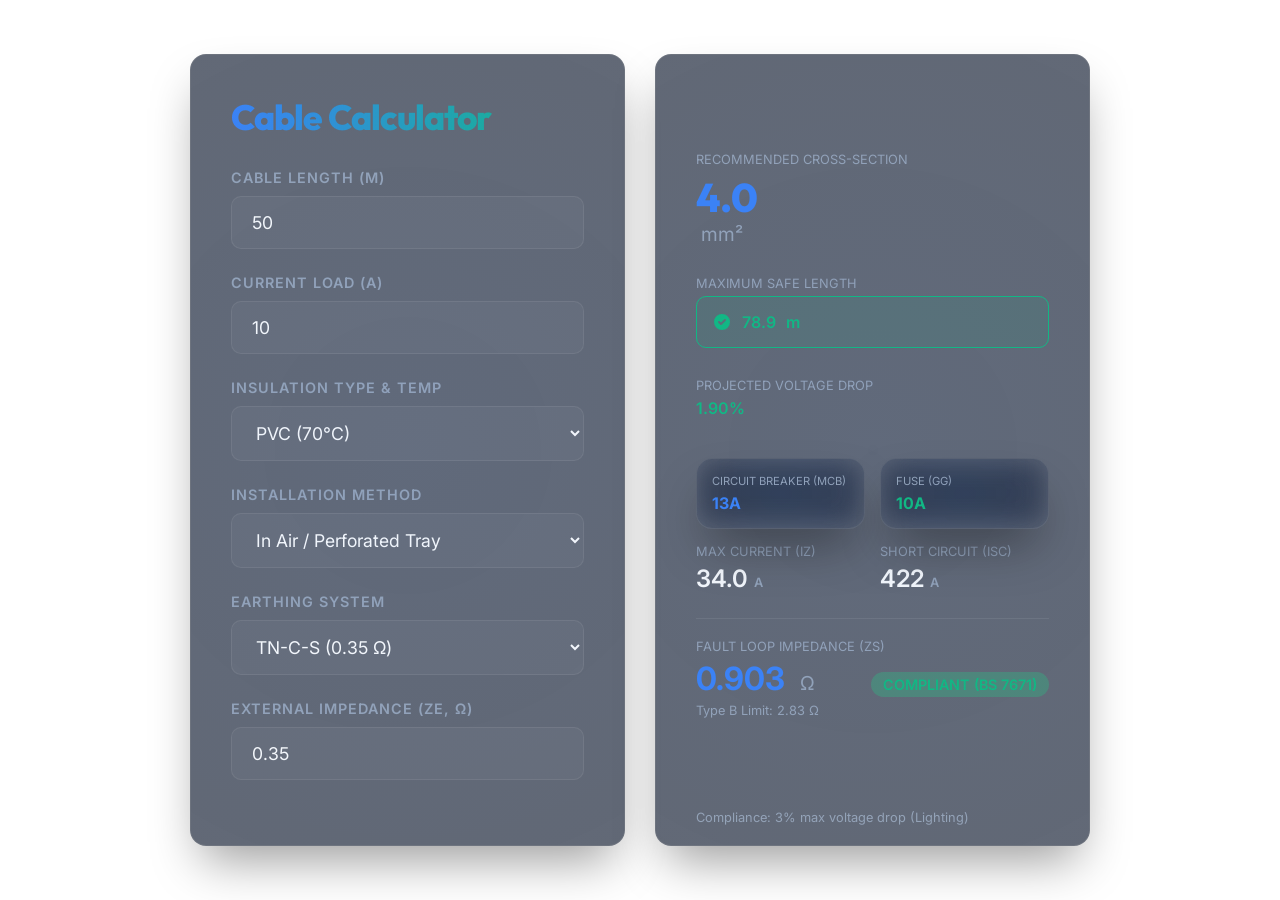
<file: CableMaster _ Premium Cable Calculator.html>
<!DOCTYPE html>
<!-- saved from url=(0030)https://cablecalc.netlify.app/ -->
<html lang="en"><head><meta http-equiv="Content-Type" content="text/html; charset=UTF-8">
    
    <meta name="viewport" content="width=device-width, initial-scale=1.0">
    <title>CableMaster | Premium Cable Calculator</title>
    <meta name="description" content="Calculate professional copper cable cross-sections for lighting networks with real-time feedback and premium interface.">
    <link rel="stylesheet" href="./CableMaster _ Premium Cable Calculator_files/style.css">
</head>

<body>
    <div class="container">
        <section class="card animate-in">
            <h1>Cable Calculator</h1>

            <div class="input-group">
                <label for="length">Cable Length (m)</label>
                <input type="number" id="length" placeholder="Enter length..." min="0" value="50">
            </div>

            <div class="input-group">
                <label for="current">Current Load (A)</label>
                <input type="number" id="current" placeholder="Enter current..." min="0" value="10">
            </div>

            <div class="input-group">
                <label for="insulation">Insulation Type &amp; Temp</label>
                <select id="insulation">
                    <option value="PVC_70">PVC (70°C)</option>
                    <option value="XLPE_90">XLPE (90°C)</option>
                </select>
            </div>

            <div class="input-group">
                <label for="installation">Installation Method</label>
                <select id="installation">
                    <option value="AIR">In Air / Perforated Tray</option>
                    <option value="PIPE">In Pipe / Conduit</option>
                </select>
            </div>

            <div class="input-group">
                <label for="earthing">Earthing System</label>
                <select id="earthing">
                    <option value="TN-C-S">TN-C-S (0.35 Ω)</option>
                    <option value="TN-S">TN-S (0.8 Ω)</option>
                    <option value="TT">TT (21 Ω)</option>
                    <option value="CUSTOM">Custom Value</option>
                </select>
            </div>

            <div class="input-group">
                <label for="ze">External Impedance (Ze, Ω)</label>
                <input type="number" id="ze" placeholder="Enter Ze..." min="0" step="0.01" value="0.35">
            </div>
        </section>

        <section class="card results-panel animate-in delay-1">
            <div class="result-item">
                <div class="result-label">Recommended Cross-Section</div>
                <div class="result-value" id="section-result">4.0</div>
                <span class="result-unit">mm²</span>
            </div>

            <div class="result-item">
                <div class="result-label">Maximum Safe Length</div>
                <div class="max-length-badge">
                    <svg fill="currentColor" viewBox="0 0 20 20">
                        <path fill-rule="evenodd" d="M10 18a8 8 0 100-16 8 8 0 000 16zm3.707-9.293a1 1 0 00-1.414-1.414L9 10.586 7.707 9.293a1 1 0 00-1.414 1.414l2 2a1 1 0 001.414 0l4-4z" clip-rule="evenodd"></path>
                    </svg>
                    <span id="max-length-result">78.9</span> m
                </div>
            </div>

            <div class="result-item">
                <div class="result-label">Projected Voltage Drop</div>
                <div id="drop-result" style="color: var(--success); font-weight: 600;">1.90%</div>
            </div>

            <div style="display: grid; grid-template-columns: 1fr 1fr; gap: 15px; margin-top: 10px;">
                <div class="card" style="padding: 15px; background: rgba(255,255,255,0.03);">
                    <div class="result-label" style="font-size: 0.7rem;">Circuit Breaker (MCB)</div>
                    <div id="mcb-result" style="font-weight: 700; color: var(--primary);">13A</div>
                </div>
                <div class="card" style="padding: 15px; background: rgba(255,255,255,0.03);">
                    <div class="result-label" style="font-size: 0.7rem;">Fuse (gG)</div>
                    <div id="fuse-result" style="font-weight: 700; color: var(--secondary);">10A</div>
                </div>
            </div>

            <div style="display: grid; grid-template-columns: 1fr 1fr; gap: 15px; margin-top: 15px;">
                <div class="result-item" style="margin-bottom: 0;">
                    <div class="result-label">Max Current (Iz)</div>
                    <div style="font-size: 1.5rem; font-weight: 600;"><span id="ampacity-result">34.0</span> <small style="font-size: 0.8rem; color: var(--text-dim);">A</small></div>
                </div>
                <div class="result-item" style="margin-bottom: 0;">
                    <div class="result-label">Short Circuit (Isc)</div>
                    <div style="font-size: 1.5rem; font-weight: 600;"><span id="isc-result">422</span> <small style="font-size: 0.8rem; color: var(--text-dim);">A</small></div>
                </div>
            </div>

            <div class="result-item" style="margin-top: 25px; border-top: 1px solid var(--glass-border); padding-top: 20px;">
                <div class="result-label">Fault Loop Impedance (Zs)</div>
                <div style="display: flex; align-items: baseline; gap: 10px;">
                    <span id="zs-result" style="font-size: 2rem; font-weight: 700; color: var(--primary);">0.903</span>
                    <span class="result-unit">Ω</span>
                    <span id="zs-status" style="font-size: 0.9rem; font-weight: 600; padding: 4px 12px; border-radius: 20px; margin-left: auto; background: rgba(0, 255, 136, 0.2); color: var(--success);">COMPLIANT (BS 7671)</span>
                </div>
                <div id="zs-limit" style="font-size: 0.8rem; color: var(--text-dim); margin-top: 5px;">Type B Limit: 2.83 Ω</div>
            </div>

            <div class="footer">
                Compliance: 3% max voltage drop (Lighting)
            </div>
        </section>
    </div>
    <script src="./CableMaster _ Premium Cable Calculator_files/script.js.download"></script>


<div><div style="display: none; position: fixed; top: 30px; width: auto; max-width: 100%; text-align: center; left: 50%; transform: translateX(-50%); z-index: 99999999;"><div style="display: inline-block; font-size: 14px; font-weight: bold; border: 1px solid rgb(240, 195, 109); background-color: rgb(249, 237, 190); padding: 0px 10px; border-radius: 2px; box-shadow: rgba(0, 0, 0, 0.2) 0px 2px 4px;"></div></div></div></body></html>
<script>
window.addEventListener('message', function(event) {
    if (event.data && event.data.type === 'THEME_UPDATE') {
        document.documentElement.setAttribute('data-theme', event.data.theme);
    }
});
</script>
</file>
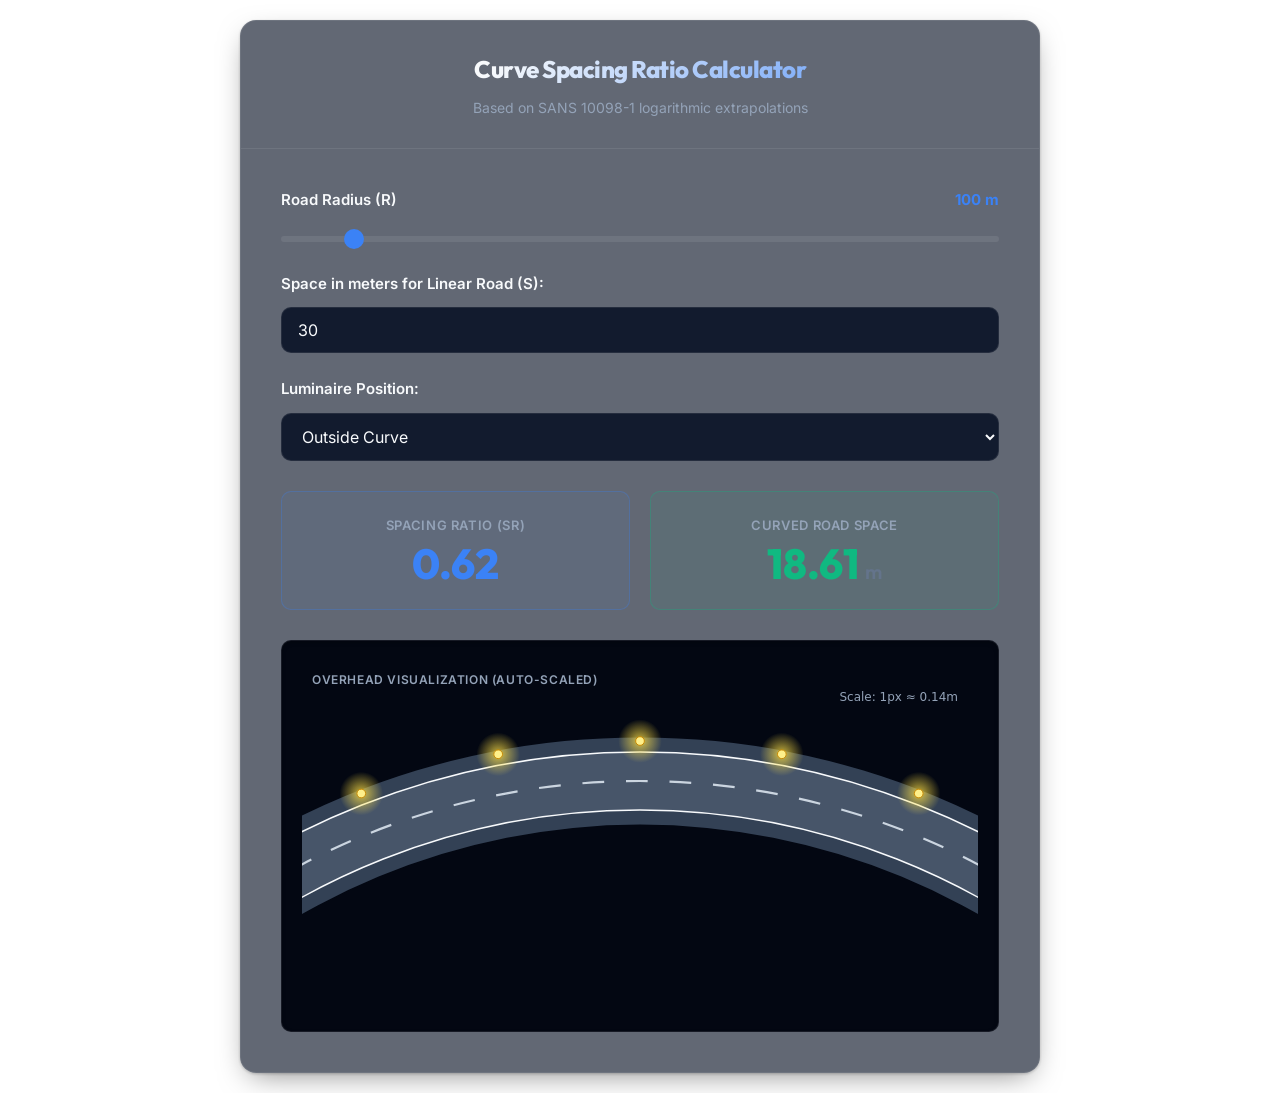
<file: Curve_Spacing_Calculator_Visual.html>
<!DOCTYPE html>
<html lang="en">
<head>
    <meta charset="UTF-8">
    <meta name="viewport" content="width=device-width, initial-scale=1.0">
    <title>Interactive Curve Spacing Calculator</title>
    <!-- Google Fonts -->
    <link rel="preconnect" href="https://fonts.googleapis.com">
    <link rel="preconnect" href="https://fonts.gstatic.com" crossorigin>
    <link href="https://fonts.googleapis.com/css2?family=Inter:wght@300;400;500;600;700&family=Outfit:wght@400;500;600;700;800&family=JetBrains+Mono:wght@400;700&display=swap" rel="stylesheet">
    <style>
        :root {
            /* Dark Theme Variables (Default) */
            --bg-page: transparent;
            --bg-card: rgba(15, 23, 42, 0.65);
            --bg-card-hover: rgba(23, 37, 66, 0.8);
            --bg-input: #121b2e;
            --bg-input-active: #2563eb;
            --text-main: #f8fafc;
            --text-muted: #94a3b8;
            --text-on-primary: #ffffff;
            --primary: #3b82f6;
            --primary-rgb: 59, 130, 246;
            --primary-hover: #2563eb;
            --accent: #10b981;
            --accent-rgb: 16, 185, 129;
            --border: rgba(255, 255, 255, 0.08);
            --border-hover: rgba(59, 130, 246, 0.4);
            --shadow: 0 10px 30px -10px rgba(0, 0, 0, 0.5), 0 1px 3px rgba(0, 0, 0, 0.2);
            --shadow-glow: 0 0 25px rgba(59, 130, 246, 0.15);
            --transition: all 0.25s cubic-bezier(0.4, 0, 0.2, 1);
            --radius-lg: 16px;
            --radius-md: 10px;
            --radius-sm: 6px;
            --canvas-bg: #030712;
        }

        [data-theme="light"] {
            /* Light Theme Variables */
            --bg-page: transparent;
            --bg-card: rgba(255, 255, 255, 0.8);
            --bg-card-hover: rgba(255, 255, 255, 0.95);
            --bg-input: #f1f5f9;
            --bg-input-active: #2563eb;
            --text-main: #0f172a;
            --text-muted: #64748b;
            --text-on-primary: #ffffff;
            --primary: #2563eb;
            --primary-rgb: 37, 99, 235;
            --primary-hover: #1d4ed8;
            --accent: #059669;
            --accent-rgb: 5, 150, 105;
            --border: rgba(0, 0, 0, 0.08);
            --border-hover: rgba(37, 99, 235, 0.3);
            --shadow: 0 10px 30px -10px rgba(15, 23, 42, 0.08), 0 1px 3px rgba(15, 23, 42, 0.03);
            --shadow-glow: 0 0 25px rgba(37, 99, 235, 0.08);
            --canvas-bg: #f1f5f9;
        }

        * {
            box-sizing: border-box;
            margin: 0;
            padding: 0;
        }

        body { 
            font-family: 'Inter', -apple-system, sans-serif; 
            background-color: var(--bg-page); 
            color: var(--text-main); 
            display: flex; 
            justify-content: center; 
            padding: 20px; 
            margin: 0; 
            line-height: 1.5;
            transition: background var(--transition), color var(--transition);
        }

        .container { 
            background: var(--bg-card); 
            backdrop-filter: blur(16px);
            -webkit-backdrop-filter: blur(16px);
            border: 1px solid var(--border);
            border-radius: var(--radius-lg); 
            box-shadow: var(--shadow);
            width: 100%; 
            max-width: 800px; 
            overflow: hidden;
            transition: var(--transition);
        }

        .container:hover {
            border-color: var(--border-hover);
        }

        .header {
            padding: 30px 40px;
            border-bottom: 1px solid var(--border);
            text-align: center;
        }

        h1 { 
            font-family: 'Outfit', sans-serif;
            font-size: 24px; 
            margin: 0 0 10px 0; 
            font-weight: 800;
            background: linear-gradient(135deg, var(--text-main) 30%, var(--primary) 100%);
            -webkit-background-clip: text;
            -webkit-text-fill-color: transparent;
            letter-spacing: -0.5px;
        }

        .subtitle {
            color: var(--text-muted);
            margin: 0;
            font-size: 14px;
        }

        .content {
            padding: 40px;
        }

        .form-group { 
            margin-bottom: 25px; 
        }

        label { 
            display: flex;
            justify-content: space-between;
            font-weight: 600; 
            margin-bottom: 12px; 
            font-size: 15px;
        }

        .val-display { 
            color: var(--primary); 
            font-weight: 700;
        }

        input[type="range"] { 
            width: 100%; 
            cursor: pointer;
            height: 6px;
            background: var(--border);
            border-radius: 4px;
            outline: none;
            -webkit-appearance: none;
        }

        input[type="range"]::-webkit-slider-thumb {
            -webkit-appearance: none;
            width: 20px;
            height: 20px;
            background: var(--primary);
            border-radius: 50%;
            cursor: pointer;
            transition: transform 0.1s;
        }
        
        input[type="range"]::-webkit-slider-thumb:hover {
            transform: scale(1.1);
        }

        input[type="number"], select { 
            width: 100%; 
            padding: 12px 16px; 
            border: 1px solid var(--border); 
            border-radius: var(--radius-md); 
            box-sizing: border-box; 
            font-size: 16px; 
            background-color: var(--bg-input);
            color: var(--text-main);
            transition: var(--transition);
            font-family: inherit;
        }

        input[type="number"]:focus, select:focus {
            outline: none;
            border-color: var(--primary);
            box-shadow: var(--shadow-glow);
        }

        .results-panel {
            display: flex;
            gap: 20px;
            margin-top: 30px;
            margin-bottom: 30px;
        }

        .result-card {
            flex: 1;
            background: rgba(var(--accent-rgb), 0.05);
            border: 1px solid rgba(var(--accent-rgb), 0.3);
            padding: 24px;
            border-radius: var(--radius-md);
            text-align: center;
            transition: var(--transition);
        }

        .result-card.blue {
            background: rgba(var(--primary-rgb), 0.05);
            border: 1px solid rgba(var(--primary-rgb), 0.3);
        }

        .result-title {
            font-size: 13px;
            text-transform: uppercase;
            letter-spacing: 0.05em;
            color: var(--text-muted);
            font-weight: 600;
            margin-bottom: 8px;
        }

        .result-value {
            font-family: 'Outfit', sans-serif;
            font-size: 42px;
            font-weight: 800;
            color: var(--primary);
            line-height: 1;
        }

        .result-card:not(.blue) .result-value {
            color: var(--accent);
        }

        .canvas-container {
            background: var(--canvas-bg);
            border-radius: var(--radius-md);
            padding: 20px;
            position: relative;
            box-shadow: inset 0 2px 4px rgba(0,0,0,0.2);
            border: 1px solid var(--border);
        }

        canvas {
            display: block;
            width: 100%;
            height: 350px;
            border-radius: 8px;
        }

        .canvas-label {
            position: absolute;
            top: 30px;
            left: 30px;
            color: var(--text-muted);
            font-size: 12px;
            font-weight: 600;
            letter-spacing: 0.05em;
            text-transform: uppercase;
        }
    </style>
</head>
<body>
    <div class="container">
        <div class="header">
            <h1>Curve Spacing Ratio Calculator</h1>
            <p class="subtitle">Based on SANS 10098-1 logarithmic extrapolations</p>
        </div>
        
        <div class="content">
            <div class="form-group">
                <label for="radius"><span>Road Radius (R)</span> <span id="radiusVal" class="val-display">100 m</span></label>
                <input type="range" id="radius" min="10" max="1000" step="1" value="100">
            </div>

            <div class="form-group">
                <label for="linearSpace">Space in meters for Linear Road (S):</label>
                <input type="number" id="linearSpace" value="30" min="1" step="0.5">
            </div>

            <div class="form-group">
                <label for="position">Luminaire Position:</label>
                <select id="position">
                    <option value="outside">Outside Curve</option>
                    <option value="inside">Inside Curve</option>
                </select>
            </div>

            <div class="results-panel">
                <div class="result-card blue">
                    <div class="result-title">Spacing Ratio (SR)</div>
                    <div class="result-value" id="srOut">0.62</div>
                </div>
                <div class="result-card">
                    <div class="result-title">Curved Road Space</div>
                    <div class="result-value" id="spaceOut">18.60<span style="font-size:16px; margin-left:4px;">m</span></div>
                </div>
            </div>

            <div class="canvas-container">
                <div class="canvas-label">Overhead Visualization (Auto-Scaled)</div>
                <canvas id="roadCanvas" width="720" height="350"></canvas>
            </div>
        </div>
    </div>

    <script>
        const canvas = document.getElementById('roadCanvas');
        const ctx = canvas.getContext('2d');

        function calculateSR(radius, type) {
            let sr = 0;
            if (type === 'outside') {
                sr = (0.5436 * Math.log10(radius)) - 0.467;
            } else if (type === 'inside') {
                sr = (0.62 * Math.log10(radius)) - 0.86;
            }
            return Math.max(0.0, Math.min(1.0, sr));
        }

        function drawRoad(radius, curvedSpace, position) {
            const width = canvas.width;
            const height = canvas.height;
            ctx.clearRect(0, 0, width, height);

            if (curvedSpace <= 0) {
                ctx.fillStyle = '#64748b';
                ctx.font = '14px sans-serif';
                ctx.textAlign = 'center';
                ctx.fillText('Space is 0 or negative. Cannot draw.', width/2, height/2);
                return;
            }

            // Dynamic Scaling: Ensure we see roughly 5 luminaires across the screen
            let viewMeters = Math.max(curvedSpace * 5, 40); 
            let scale = width / viewMeters; 
            
            let visRadius = radius * scale;
            let roadWidth = 8 * scale; // Assume standard 8m physical road width
            
            // Layout geometry: Draw a 'rainbow' arc
            let cx = width / 2;
            let cy = visRadius + 120; // Anchor top of arc at y=120

            let insideR = visRadius - roadWidth/2;
            let outsideR = visRadius + roadWidth/2;

            // 1. Draw Asphalt (Road Base)
            ctx.beginPath();
            ctx.arc(cx, cy, outsideR + (2*scale), 0, Math.PI, true);
            ctx.arc(cx, cy, Math.max(0, insideR - (2*scale)), Math.PI, 0, false);
            ctx.fillStyle = '#334155'; // Darker grey for shoulders
            ctx.fill();

            ctx.beginPath();
            ctx.arc(cx, cy, outsideR, 0, Math.PI, true);
            ctx.arc(cx, cy, Math.max(0, insideR), Math.PI, 0, false);
            ctx.fillStyle = '#475569'; // Road grey
            ctx.fill();

            // 2. Draw Center Dashed Line
            ctx.beginPath();
            ctx.arc(cx, cy, visRadius, 0, Math.PI, true);
            ctx.lineWidth = Math.max(1, 0.3 * scale);
            ctx.strokeStyle = '#cbd5e0';
            ctx.setLineDash([Math.max(4, 3*scale), Math.max(4, 3*scale)]);
            ctx.stroke();
            ctx.setLineDash([]);

            // 3. Draw Edge Lines
            ctx.beginPath();
            ctx.arc(cx, cy, outsideR, 0, Math.PI, true);
            ctx.lineWidth = Math.max(1, 0.2 * scale);
            ctx.strokeStyle = '#f8fafc';
            ctx.stroke();

            ctx.beginPath();
            ctx.arc(cx, cy, Math.max(0, insideR), 0, Math.PI, true);
            ctx.stroke();

            // 4. Draw Luminaires
            let lightR = position === 'inside' ? insideR : outsideR;
            // The pole is slightly offset outwards from the edge
            let poleOffset = 1.5 * scale;
            if (position === 'inside') lightR -= poleOffset;
            else lightR += poleOffset;

            let angleStep = curvedSpace / radius; 
            let startAngle = -Math.PI / 2; // Start from top center

            // Draw symmetrically from center
            for (let i = -30; i <= 30; i++) {
                let angle = startAngle + (i * angleStep);
                
                // Only draw if within the top half of the circle
                if (angle >= 0 || angle <= -Math.PI) continue;

                let lx = cx + lightR * Math.cos(angle);
                let ly = cy + lightR * Math.sin(angle);

                // Check bounds so we don't draw far off-screen
                if (lx < -50 || lx > width + 50 || ly < -50 || ly > height + 50) continue;

                // Light Glow
                ctx.beginPath();
                ctx.arc(lx, ly, Math.max(10, 3*scale), 0, Math.PI*2);
                const gradient = ctx.createRadialGradient(lx, ly, 0, lx, ly, Math.max(10, 3*scale));
                gradient.addColorStop(0, 'rgba(253, 224, 71, 0.8)');
                gradient.addColorStop(1, 'rgba(253, 224, 71, 0)');
                ctx.fillStyle = gradient;
                ctx.fill();

                // Light Fixture (Dot)
                ctx.beginPath();
                ctx.arc(lx, ly, Math.max(3, 0.6*scale), 0, Math.PI*2);
                ctx.fillStyle = '#fef08a';
                ctx.fill();
                ctx.lineWidth = 1;
                ctx.strokeStyle = '#ca8a04';
                ctx.stroke();
            }

            // Draw Dynamic Scale Indicator
            const isLightTheme = document.documentElement.getAttribute('data-theme') === 'light';
            ctx.fillStyle = isLightTheme ? '#64748b' : '#94a3b8';
            ctx.font = '12px system-ui, sans-serif';
            ctx.textAlign = 'right';
            ctx.fillText(`Scale: 1px ≈ ${(1/scale).toFixed(2)}m`, width - 20, 40);
        }

        function update() {
            const radius = parseFloat(document.getElementById('radius').value);
            const linearSpace = parseFloat(document.getElementById('linearSpace').value) || 0;
            const position = document.getElementById('position').value;
            
            document.getElementById('radiusVal').innerText = radius + ' m';
            
            const sr = calculateSR(radius, position);
            const curvedSpace = linearSpace * sr;
            
            document.getElementById('srOut').innerText = sr.toFixed(2);
            document.getElementById('spaceOut').innerHTML = curvedSpace.toFixed(2) + '<span style="font-size:20px; color:#64748b; font-weight:600; margin-left:6px;">m</span>';

            drawRoad(radius, curvedSpace, position);
        }

        // Event Listeners
        document.getElementById('radius').addEventListener('input', update);
        document.getElementById('linearSpace').addEventListener('input', update);
        document.getElementById('position').addEventListener('change', update);

        // Resize observer to handle canvas sharpness on high DPI screens
        function resizeCanvas() {
            const container = document.querySelector('.canvas-container');
            canvas.width = container.clientWidth - 40; // subtract padding
            update();
        }
        window.addEventListener('resize', resizeCanvas);
        
        // Initial setup
        resizeCanvas();
    </script>
</body>
</html>
<script>
window.addEventListener('message', function(event) {
    if (event.data && event.data.type === 'THEME_UPDATE') {
        document.documentElement.setAttribute('data-theme', event.data.theme);
    }
});
</script>
</file>
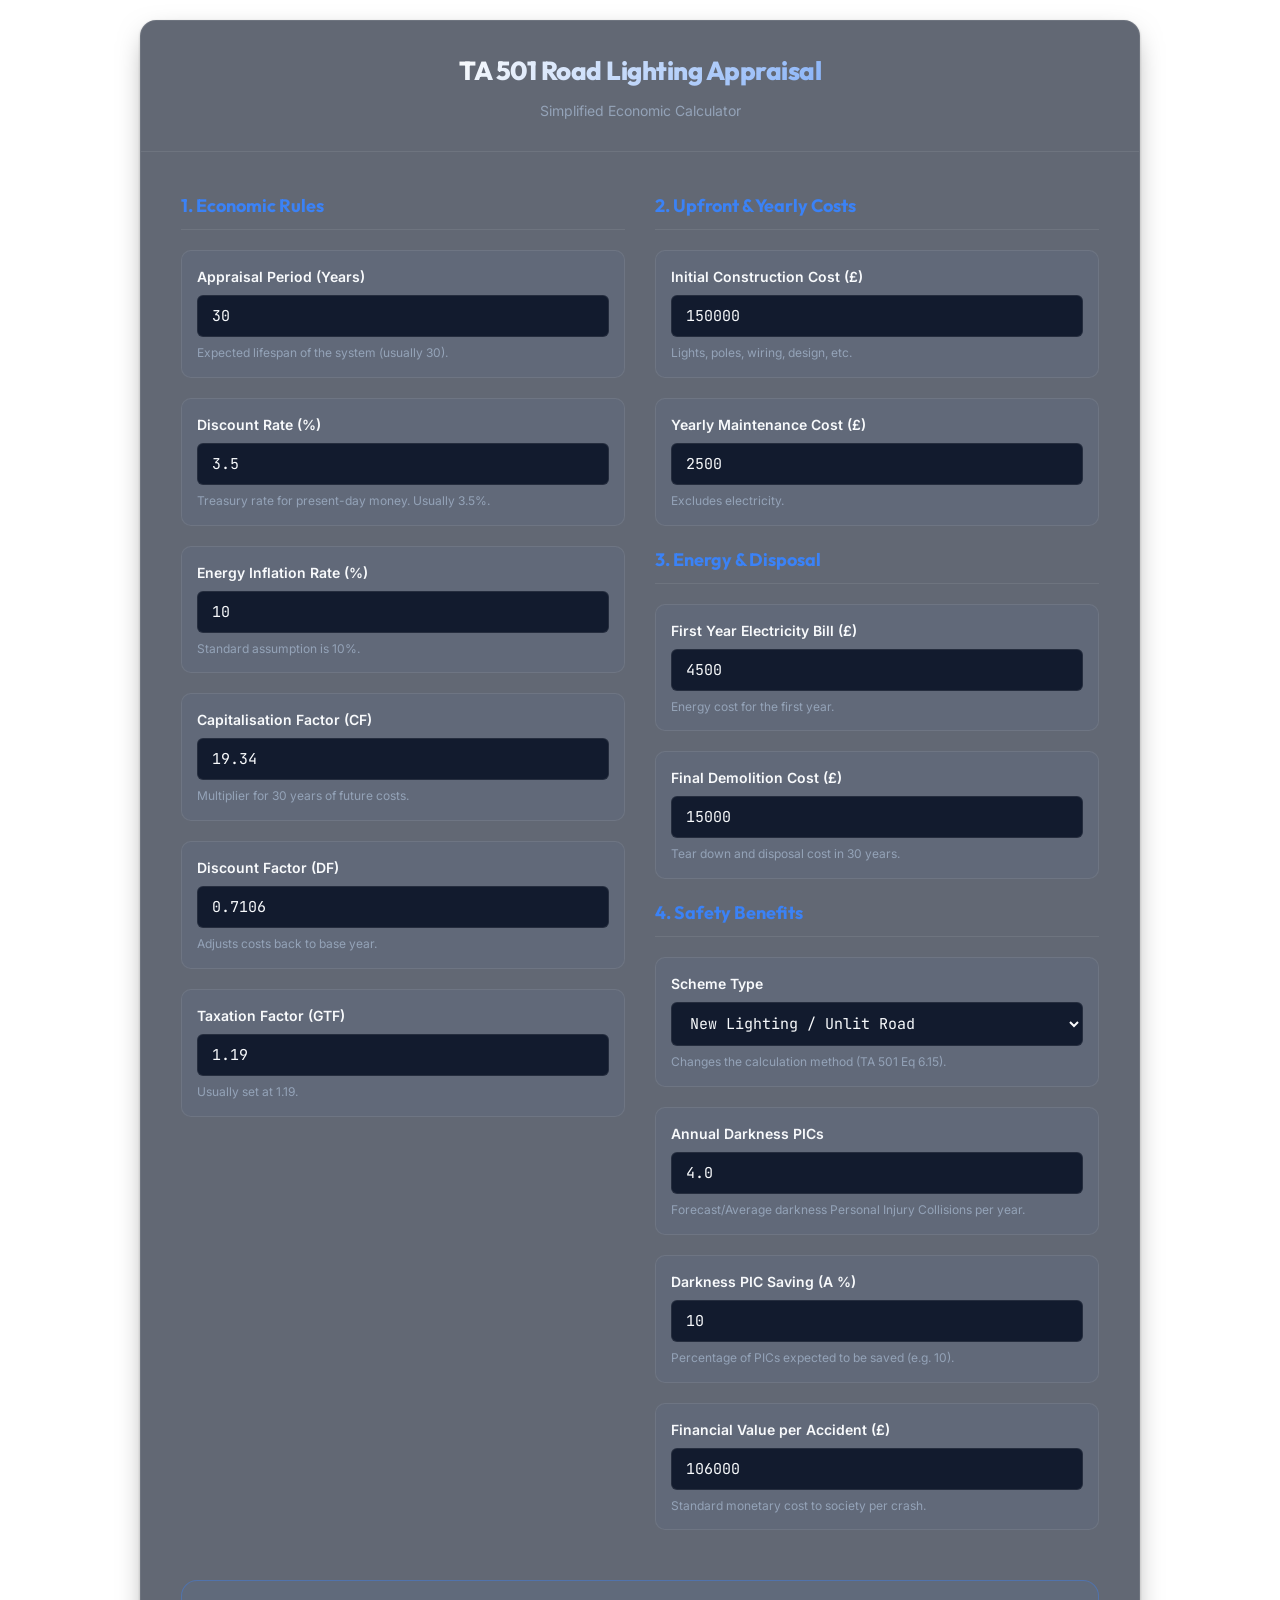
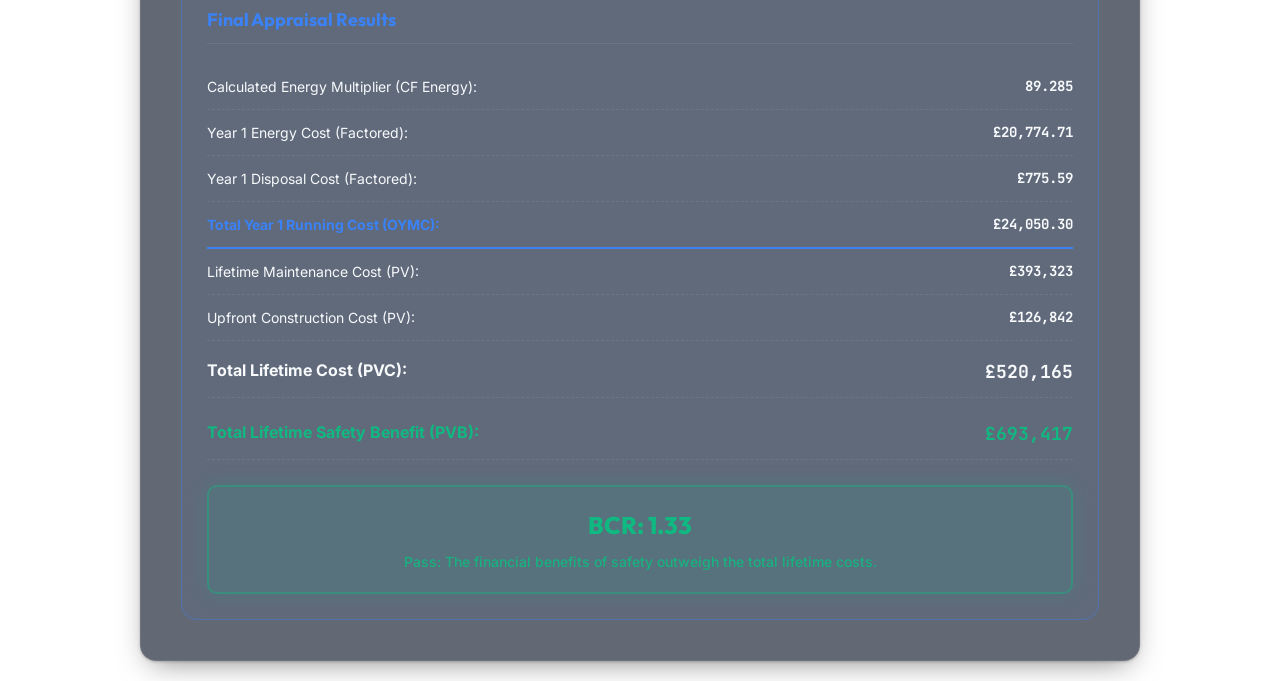
<file: ta501_calculator.html>
<!DOCTYPE html>
<html lang="en">
<head>
    <meta charset="UTF-8">
    <meta name="viewport" content="width=device-width, initial-scale=1.0">
    <title>TA 501 Road Lighting Appraisal Calculator</title>
    <!-- Google Fonts -->
    <link rel="preconnect" href="https://fonts.googleapis.com">
    <link rel="preconnect" href="https://fonts.gstatic.com" crossorigin>
    <link href="https://fonts.googleapis.com/css2?family=Inter:wght@300;400;500;600;700&family=Outfit:wght@400;500;600;700;800&family=JetBrains+Mono:wght@400;700&display=swap" rel="stylesheet">
    <style>
        :root {
            /* Dark Theme Variables (Default) */
            --bg-page: transparent;
            --bg-card: rgba(15, 23, 42, 0.65);
            --bg-card-hover: rgba(23, 37, 66, 0.8);
            --bg-input: #121b2e;
            --bg-input-active: #2563eb;
            --text-main: #f8fafc;
            --text-muted: #94a3b8;
            --text-on-primary: #ffffff;
            --primary: #3b82f6;
            --primary-rgb: 59, 130, 246;
            --primary-hover: #2563eb;
            --accent: #10b981;
            --accent-rgb: 16, 185, 129;
            --border: rgba(255, 255, 255, 0.08);
            --border-hover: rgba(59, 130, 246, 0.4);
            --shadow: 0 10px 30px -10px rgba(0, 0, 0, 0.5), 0 1px 3px rgba(0, 0, 0, 0.2);
            --shadow-glow: 0 0 25px rgba(59, 130, 246, 0.15);
            --transition: all 0.25s cubic-bezier(0.4, 0, 0.2, 1);
            --radius-lg: 16px;
            --radius-md: 10px;
            --radius-sm: 6px;
            --canvas-bg: #030712;
            --fail-color: #ef4444;
            --pass-color: #10b981;
        }

        [data-theme="light"] {
            /* Light Theme Variables */
            --bg-page: transparent;
            --bg-card: rgba(255, 255, 255, 0.8);
            --bg-card-hover: rgba(255, 255, 255, 0.95);
            --bg-input: #f1f5f9;
            --bg-input-active: #2563eb;
            --text-main: #0f172a;
            --text-muted: #64748b;
            --text-on-primary: #ffffff;
            --primary: #2563eb;
            --primary-rgb: 37, 99, 235;
            --primary-hover: #1d4ed8;
            --accent: #059669;
            --accent-rgb: 5, 150, 105;
            --border: rgba(0, 0, 0, 0.08);
            --border-hover: rgba(37, 99, 235, 0.3);
            --shadow: 0 10px 30px -10px rgba(15, 23, 42, 0.08), 0 1px 3px rgba(15, 23, 42, 0.03);
            --shadow-glow: 0 0 25px rgba(37, 99, 235, 0.08);
            --canvas-bg: #f1f5f9;
        }

        * {
            box-sizing: border-box;
            margin: 0;
            padding: 0;
        }

        body { 
            font-family: 'Inter', -apple-system, sans-serif; 
            background-color: var(--bg-page); 
            color: var(--text-main); 
            display: flex; 
            justify-content: center; 
            padding: 20px; 
            margin: 0; 
            line-height: 1.5;
            transition: background var(--transition), color var(--transition);
        }

        .container { 
            background: var(--bg-card); 
            backdrop-filter: blur(16px);
            -webkit-backdrop-filter: blur(16px);
            border: 1px solid var(--border);
            border-radius: var(--radius-lg); 
            box-shadow: var(--shadow);
            width: 100%; 
            max-width: 1000px; 
            overflow: hidden;
            transition: var(--transition);
        }

        .container:hover {
            border-color: var(--border-hover);
        }

        .header {
            padding: 30px 40px;
            border-bottom: 1px solid var(--border);
            text-align: center;
        }

        h1 { 
            font-family: 'Outfit', sans-serif;
            font-size: 26px; 
            margin: 0 0 10px 0; 
            font-weight: 800;
            background: linear-gradient(135deg, var(--text-main) 30%, var(--primary) 100%);
            -webkit-background-clip: text;
            -webkit-text-fill-color: transparent;
            letter-spacing: -0.5px;
        }

        .subtitle {
            color: var(--text-muted);
            margin: 0;
            font-size: 14px;
        }

        .content {
            padding: 40px;
        }

        .grid {
            display: grid;
            grid-template-columns: 1fr 1fr;
            gap: 30px;
        }

        @media (max-width: 768px) {
            .grid {
                grid-template-columns: 1fr;
            }
        }

        h2 {
            font-family: 'Outfit', sans-serif;
            font-size: 18px;
            color: var(--primary);
            border-bottom: 1px solid var(--border);
            padding-bottom: 10px;
            margin-top: 0;
            margin-bottom: 20px;
        }

        .form-group { 
            margin-bottom: 20px; 
            padding: 15px;
            background: rgba(var(--primary-rgb), 0.03);
            border: 1px solid var(--border);
            border-radius: var(--radius-md);
            transition: var(--transition);
        }
        
        .form-group:hover {
            border-color: var(--border-hover);
            background: rgba(var(--primary-rgb), 0.05);
        }

        label { 
            display: block;
            font-weight: 600; 
            margin-bottom: 8px; 
            font-size: 14px;
            color: var(--text-main);
        }

        input[type="number"], select { 
            width: 100%; 
            padding: 10px 14px; 
            border: 1px solid var(--border); 
            border-radius: var(--radius-sm); 
            box-sizing: border-box; 
            font-size: 15px; 
            background-color: var(--bg-input);
            color: var(--text-main);
            transition: var(--transition);
            font-family: 'JetBrains Mono', monospace;
        }

        input[type="number"]:focus, select:focus {
            outline: none;
            border-color: var(--primary);
            box-shadow: var(--shadow-glow);
        }
        
        .note {
            font-size: 12px;
            color: var(--text-muted);
            line-height: 1.4;
            margin-top: 8px;
        }

        /* Results Panel */
        .results {
            margin-top: 30px;
            padding: 25px;
            background: rgba(var(--primary-rgb), 0.05);
            border: 1px solid var(--border-hover);
            border-radius: var(--radius-lg);
            display: none;
            animation: fadeIn 0.4s ease-in-out;
        }
        
        @keyframes fadeIn {
            from { opacity: 0; transform: translateY(10px); }
            to { opacity: 1; transform: translateY(0); }
        }

        .results h2 {
            margin-bottom: 20px;
        }

        .result-row {
            display: flex;
            justify-content: space-between;
            padding: 12px 0;
            border-bottom: 1px dashed var(--border);
            font-size: 14px;
        }

        .result-row:last-child {
            border-bottom: none;
        }

        .result-val {
            font-family: 'JetBrains Mono', monospace;
            font-weight: 700;
            color: var(--text-main);
        }

        .highlight-row {
            border-bottom: 2px solid var(--primary);
            padding-bottom: 12px;
        }
        
        .highlight-row span:first-child {
            font-weight: 700;
            color: var(--primary);
        }

        .grand-total {
            font-size: 16px;
            font-weight: 700;
            margin-top: 5px;
        }
        
        .grand-total .result-val {
            font-size: 18px;
        }

        .benefit-row {
            font-size: 16px;
            font-weight: 700;
            color: var(--accent);
            margin-top: 10px;
        }
        
        .benefit-row .result-val {
            color: var(--accent);
            font-size: 18px;
        }

        .bcr-box {
            text-align: center;
            padding: 20px;
            margin-top: 25px;
            border-radius: var(--radius-md);
            font-size: 24px;
            font-family: 'Outfit', sans-serif;
            font-weight: 800;
            background: var(--bg-card);
            border: 2px solid var(--border);
            transition: var(--transition);
        }
        
        .bcr-box .verdict-text {
            font-size: 14px;
            font-weight: 500;
            font-family: 'Inter', sans-serif;
            margin-top: 8px;
            opacity: 0.9;
        }

        .pass {
            background-color: rgba(var(--accent-rgb), 0.1);
            color: var(--accent);
            border-color: rgba(var(--accent-rgb), 0.4);
            box-shadow: 0 0 20px rgba(var(--accent-rgb), 0.15);
        }

        .fail {
            background-color: rgba(239, 68, 68, 0.1);
            color: var(--fail-color);
            border-color: rgba(239, 68, 68, 0.4);
            box-shadow: 0 0 20px rgba(239, 68, 68, 0.15);
        }
    </style>
</head>
<body>

<div class="container">
    <div class="header">
        <h1>TA 501 Road Lighting Appraisal</h1>
        <p class="subtitle">Simplified Economic Calculator</p>
    </div>

    <div class="content">
        <form id="appraisalForm">
            <div class="grid">
                <!-- Left Column: Base Parameters & Costs -->
                <div>
                    <h2>1. Economic Rules</h2>
                    <div class="form-group">
                        <label for="appraisalPeriod">Appraisal Period (Years)</label>
                        <input type="number" id="appraisalPeriod" value="30" required min="1">
                        <div class="note">Expected lifespan of the system (usually 30).</div>
                    </div>
                    <div class="form-group">
                        <label for="discountRate">Discount Rate (%)</label>
                        <input type="number" id="discountRate" value="3.5" step="0.1" required>
                        <div class="note">Treasury rate for present-day money. Usually 3.5%.</div>
                    </div>
                    <div class="form-group">
                        <label for="energyInflation">Energy Inflation Rate (%)</label>
                        <input type="number" id="energyInflation" value="10" step="0.1" required>
                        <div class="note">Standard assumption is 10%.</div>
                    </div>
                    <div class="form-group">
                        <label for="capitalisationFactor">Capitalisation Factor (CF)</label>
                        <input type="number" id="capitalisationFactor" value="19.34" step="0.01" required>
                        <div class="note">Multiplier for 30 years of future costs.</div>
                    </div>
                    <div class="form-group">
                        <label for="discountFactor">Discount Factor (DF)</label>
                        <input type="number" id="discountFactor" value="0.7106" step="0.0001" required>
                        <div class="note">Adjusts costs back to base year.</div>
                    </div>
                    <div class="form-group">
                        <label for="taxFactor">Taxation Factor (GTF)</label>
                        <input type="number" id="taxFactor" value="1.19" step="0.01" required>
                        <div class="note">Usually set at 1.19.</div>
                    </div>
                </div>

                <!-- Right Column: Costs, Energy & Benefits -->
                <div>
                    <h2>2. Upfront & Yearly Costs</h2>
                    <div class="form-group">
                        <label for="worksCost">Initial Construction Cost (£)</label>
                        <input type="number" id="worksCost" value="150000" step="1" required>
                        <div class="note">Lights, poles, wiring, design, etc.</div>
                    </div>
                    <div class="form-group">
                        <label for="baseMaintCost">Yearly Maintenance Cost (£)</label>
                        <input type="number" id="baseMaintCost" value="2500" step="1" required>
                        <div class="note">Excludes electricity.</div>
                    </div>

                    <h2>3. Energy & Disposal</h2>
                    <div class="form-group">
                        <label for="energyCost">First Year Electricity Bill (£)</label>
                        <input type="number" id="energyCost" value="4500" step="1" required>
                        <div class="note">Energy cost for the first year.</div>
                    </div>
                    <div class="form-group">
                        <label for="decomCost">Final Demolition Cost (£)</label>
                        <input type="number" id="decomCost" value="15000" step="1" required>
                        <div class="note">Tear down and disposal cost in 30 years.</div>
                    </div>

                    <h2>4. Safety Benefits</h2>
                    <div class="form-group">
                        <label for="schemeType">Scheme Type</label>
                        <select id="schemeType">
                            <option value="unlit">New Lighting / Unlit Road</option>
                            <option value="lit">Renewing Lighting on Lit Road</option>
                        </select>
                        <div class="note">Changes the calculation method (TA 501 Eq 6.15).</div>
                    </div>
                    <div class="form-group">
                        <label for="picNumber">Annual Darkness PICs</label>
                        <input type="number" id="picNumber" value="4.0" step="0.1" required>
                        <div class="note">Forecast/Average darkness Personal Injury Collisions per year.</div>
                    </div>
                    <div class="form-group">
                        <label for="picPercent">Darkness PIC Saving (A %)</label>
                        <input type="number" id="picPercent" value="10" step="1" required>
                        <div class="note">Percentage of PICs expected to be saved (e.g. 10).</div>
                    </div>
                    <div class="form-group">
                        <label for="costPerPic">Financial Value per Accident (£)</label>
                        <input type="number" id="costPerPic" value="106000" step="1" required>
                        <div class="note">Standard monetary cost to society per crash.</div>
                    </div>
                </div>
            </div>
        </form>

        <!-- Results Section -->
        <div id="results" class="results">
            <h2>Final Appraisal Results</h2>
            
            <div class="result-row">
                <span>Calculated Energy Multiplier (CF Energy):</span>
                <span class="result-val" id="resCfEnergy">-</span>
            </div>
            <div class="result-row">
                <span>Year 1 Energy Cost (Factored):</span>
                <span class="result-val" id="resOymcEnergy">-</span>
            </div>
            <div class="result-row">
                <span>Year 1 Disposal Cost (Factored):</span>
                <span class="result-val" id="resOymcDecom">-</span>
            </div>
            <div class="result-row highlight-row">
                <span>Total Year 1 Running Cost (OYMC):</span>
                <span class="result-val" id="resOymcTotal">-</span>
            </div>
            <div class="result-row">
                <span>Lifetime Maintenance Cost (PV):</span>
                <span class="result-val" id="resPvcMaint">-</span>
            </div>
            <div class="result-row">
                <span>Upfront Construction Cost (PV):</span>
                <span class="result-val" id="resPvcWorks">-</span>
            </div>
            <div class="result-row grand-total">
                <span>Total Lifetime Cost (PVC):</span>
                <span class="result-val" id="resPvcTotal">-</span>
            </div>
            <div class="result-row benefit-row">
                <span>Total Lifetime Safety Benefit (PVB):</span>
                <span class="result-val" id="resPvb">-</span>
            </div>

            <div id="bcrVerdict" class="bcr-box">
                BCR: <span id="resBcr">-</span>
                <div class="verdict-text" id="resVerdictText"></div>
            </div>
        </div>
    </div>
</div>

<script>
    function calculateAppraisal() {
        const getVal = (id) => parseFloat(document.getElementById(id).value) || 0;
        
        const a = getVal('appraisalPeriod');
        const d = getVal('discountRate');
        const e = getVal('energyInflation');
        const CF = getVal('capitalisationFactor');
        const DF = getVal('discountFactor');
        const GTF = getVal('taxFactor');
        
        const worksCost = getVal('worksCost');
        const baseMaint = getVal('baseMaintCost');
        const EC = getVal('energyCost');
        const DC = getVal('decomCost');
        
        const schemeType = document.getElementById('schemeType').value;
        const picNumber = getVal('picNumber');
        const picPercent = getVal('picPercent');
        const costPerPic = getVal('costPerPic');

        let picSavings = 0;
        if (schemeType === 'unlit') {
            picSavings = picNumber * (picPercent / 100);
        } else {
            picSavings = picNumber * (picPercent / (100 - picPercent));
        }

        const d_decimal = d / 100;
        const e_decimal = e / 100;
        const X = (1 + e_decimal) / (1 + d_decimal);
        
        const cfEnergy = (1 - Math.pow(X, a + 1)) / (1 - X);
        const oymcEnergyComponent = CF > 0 ? EC * (cfEnergy / CF) : 0;

        const oymcDecomComponent = CF > 0 ? DC / CF : 0;
        const totalOymc = baseMaint + oymcEnergyComponent + oymcDecomComponent;
        const pvcMaintenance = totalOymc * CF * DF * GTF;
        const pvcWorks = worksCost * DF * GTF;
        const totalPvc = pvcWorks + pvcMaintenance;
        const annualBenefits = picSavings * costPerPic;
        const pvb = annualBenefits * CF * DF * GTF;
        const bcr = totalPvc > 0 ? pvb / totalPvc : 0;

        const formatMoney = (val) => "£" + val.toLocaleString(undefined, {minimumFractionDigits: 0, maximumFractionDigits: 0});
        const formatMoneyDec = (val) => "£" + val.toLocaleString(undefined, {minimumFractionDigits: 2, maximumFractionDigits: 2});

        document.getElementById('resCfEnergy').innerText = cfEnergy.toFixed(3);
        document.getElementById('resOymcEnergy').innerText = formatMoneyDec(oymcEnergyComponent);
        document.getElementById('resOymcDecom').innerText = formatMoneyDec(oymcDecomComponent);
        document.getElementById('resOymcTotal').innerText = formatMoneyDec(totalOymc);
        document.getElementById('resPvcMaint').innerText = formatMoney(pvcMaintenance);
        document.getElementById('resPvcWorks').innerText = formatMoney(pvcWorks);
        document.getElementById('resPvcTotal').innerText = formatMoney(totalPvc);
        document.getElementById('resPvb').innerText = formatMoney(pvb);
        document.getElementById('resBcr').innerText = bcr.toFixed(2);

        const verdictBox = document.getElementById('bcrVerdict');
        const verdictText = document.getElementById('resVerdictText');
        
        if (bcr >= 1.0) {
            verdictBox.className = "bcr-box pass";
            verdictText.innerText = "Pass: The financial benefits of safety outweigh the total lifetime costs.";
        } else {
            verdictBox.className = "bcr-box fail";
            verdictText.innerText = "Fail: The scheme costs more to build and run than it saves.";
        }

        document.getElementById('results').style.display = 'block';
    }

    // Attach listeners to all inputs and selects
    const inputs = document.querySelectorAll('input, select');
    inputs.forEach(input => {
        input.addEventListener('input', calculateAppraisal);
    });

    // Handle theme sync from parent
    window.addEventListener('message', function(event) {
        if (event.data && event.data.type === 'THEME_UPDATE') {
            document.documentElement.setAttribute('data-theme', event.data.theme);
        }
    });

    // Initial calc
    calculateAppraisal();
</script>

</body>
</html>
</file>
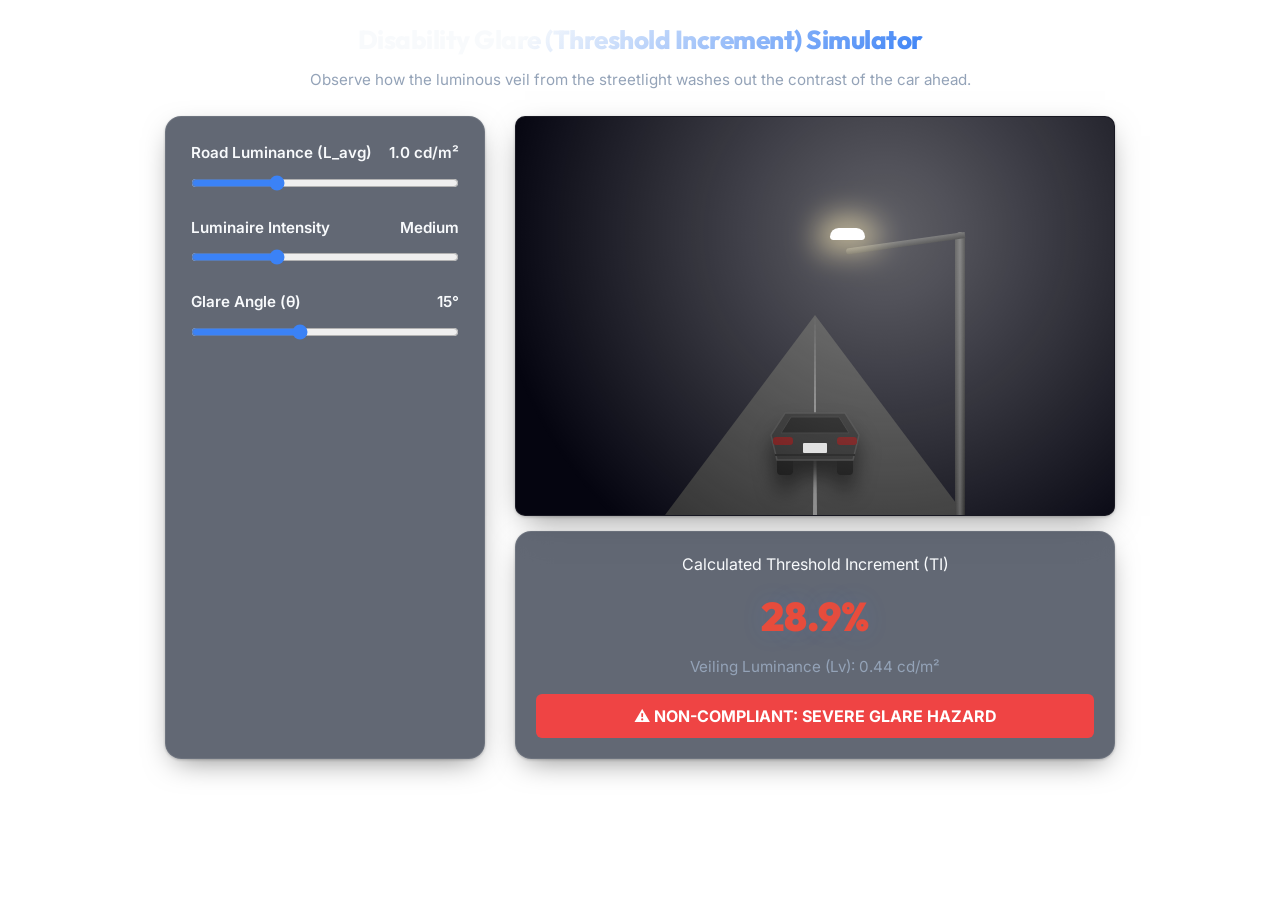
<file: ti_simulation.html>
<!DOCTYPE html>
<html lang="en">
<head>
    <meta charset="UTF-8">
    <meta name="viewport" content="width=device-width, initial-scale=1.0">
    <title>Disability Glare (TI) Simulator</title>
    <!-- Google Fonts -->
    <link rel="preconnect" href="https://fonts.googleapis.com">
    <link rel="preconnect" href="https://fonts.gstatic.com" crossorigin>
    <link href="https://fonts.googleapis.com/css2?family=Inter:wght@300;400;500;600;700&family=Outfit:wght@400;500;600;700;800&family=JetBrains+Mono:wght@400;700&display=swap" rel="stylesheet">
    <style>
        :root {
            /* Dark Theme Variables (Default) */
            --bg-page: transparent;
            --bg-card: rgba(15, 23, 42, 0.65);
            --bg-card-hover: rgba(23, 37, 66, 0.8);
            --bg-input: #121b2e;
            --bg-input-active: #2563eb;
            --text-main: #f8fafc;
            --text-muted: #94a3b8;
            --text-on-primary: #ffffff;
            --primary: #3b82f6;
            --primary-rgb: 59, 130, 246;
            --primary-hover: #2563eb;
            --accent: #10b981;
            --accent-rgb: 16, 185, 129;
            --border: rgba(255, 255, 255, 0.08);
            --border-hover: rgba(59, 130, 246, 0.4);
            --shadow: 0 10px 30px -10px rgba(0, 0, 0, 0.5), 0 1px 3px rgba(0, 0, 0, 0.2);
            --shadow-glow: 0 0 25px rgba(59, 130, 246, 0.15);
            --transition: all 0.25s cubic-bezier(0.4, 0, 0.2, 1);
            --radius-lg: 16px;
            --radius-md: 10px;
            --radius-sm: 6px;
            --screen-bg: #050510;
        }

        [data-theme="light"] {
            /* Light Theme Variables */
            --bg-page: transparent;
            --bg-card: rgba(255, 255, 255, 0.8);
            --bg-card-hover: rgba(255, 255, 255, 0.95);
            --bg-input: #f1f5f9;
            --bg-input-active: #2563eb;
            --text-main: #0f172a;
            --text-muted: #64748b;
            --text-on-primary: #ffffff;
            --primary: #2563eb;
            --primary-rgb: 37, 99, 235;
            --primary-hover: #1d4ed8;
            --accent: #059669;
            --accent-rgb: 5, 150, 105;
            --border: rgba(0, 0, 0, 0.08);
            --border-hover: rgba(37, 99, 235, 0.3);
            --shadow: 0 10px 30px -10px rgba(15, 23, 42, 0.08), 0 1px 3px rgba(15, 23, 42, 0.03);
            --shadow-glow: 0 0 25px rgba(37, 99, 235, 0.08);
            --screen-bg: #010103;
        }

        * {
            box-sizing: border-box;
            margin: 0;
            padding: 0;
        }

        body {
            font-family: 'Inter', -apple-system, sans-serif;
            background-color: var(--bg-page);
            color: var(--text-main);
            display: flex;
            flex-direction: column;
            align-items: center;
            padding: 20px;
            margin: 0;
            line-height: 1.5;
            transition: background var(--transition), color var(--transition);
        }

        h2 { 
            font-family: 'Outfit', sans-serif;
            font-size: 26px; 
            margin: 0 0 10px 0; 
            font-weight: 800;
            background: linear-gradient(135deg, var(--text-main) 30%, var(--primary) 100%);
            -webkit-background-clip: text;
            -webkit-text-fill-color: transparent;
            letter-spacing: -0.5px;
            text-align: center;
        }

        p {
            color: var(--text-muted);
            margin-bottom: 24px;
            font-size: 0.95rem;
            text-align: center;
        }

        .container {
            display: flex;
            flex-wrap: wrap;
            gap: 30px;
            max-width: 1000px;
            justify-content: center;
            width: 100%;
        }

        .controls {
            background: var(--bg-card);
            backdrop-filter: blur(16px);
            -webkit-backdrop-filter: blur(16px);
            border: 1px solid var(--border);
            padding: 25px;
            border-radius: var(--radius-lg);
            width: 320px;
            box-shadow: var(--shadow);
            z-index: 10;
            transition: var(--transition);
        }

        .controls:hover {
            border-color: var(--border-hover);
        }

        .control-group {
            margin-bottom: 20px;
        }

        label {
            display: flex;
            justify-content: space-between;
            font-weight: 600;
            margin-bottom: 8px;
            font-size: 0.95rem;
        }

        input[type=range] {
            width: 100%;
            accent-color: var(--primary);
            cursor: pointer;
        }

        .visualization {
            display: flex;
            flex-direction: column;
            gap: 15px;
        }
        
        /* Main Screen Container */
        .screen {
            position: relative;
            width: 600px;
            height: 400px;
            background-color: var(--screen-bg);
            border-radius: var(--radius-md);
            overflow: hidden;
            border: 1px solid var(--border);
            box-shadow: var(--shadow);
            transition: var(--transition);
        }

        .screen:hover {
            border-color: var(--border-hover);
        }
        
        /* 2D Faked Perspective Road (Trapezoid using borders) */
        .road-container {
            position: absolute;
            bottom: 0;
            left: 0;
            width: 100%;
            height: 50%; /* Bottom half of screen */
            z-index: 1;
        }

        .road {
            position: absolute;
            bottom: 0;
            left: 50%;
            transform: translateX(-50%);
            /* Trapezoid shape */
            border-bottom: 200px solid #222; /* Road color */
            border-left: 150px solid transparent;
            border-right: 150px solid transparent;
            height: 0;
            width: 300px; /* Width at the bottom */
            transition: border-bottom-color 0.2s;
        }

        .lane-line {
            position: absolute;
            bottom: -200px; /* Aligns with bottom of trapezoid */
            left: 50%;
            transform: translateX(-50%);
            width: 0;
            height: 0;
            border-bottom: 200px solid rgba(255, 255, 255, 0.4);
            border-left: 2px solid transparent;
            border-right: 2px solid transparent;
        }

        /* Street Light Infrastructure */
        .pole {
            position: absolute;
            right: 25%;
            width: 10px;
            background: linear-gradient(to right, #2a2a2a, #555, #1a1a1a);
            border-radius: 6px 6px 0 0;
            z-index: 2;
            transition: top 0.2s, height 0.2s;
        }

        .arm {
            position: absolute;
            right: 25%;
            width: 120px;
            height: 6px;
            background: linear-gradient(to bottom, #444, #111);
            border-radius: 8px 0 0 8px;
            transform-origin: right center;
            transform: rotate(-8deg);
            z-index: 2;
            transition: top 0.2s;
        }

        .luminaire {
            position: absolute;
            right: calc(25% + 100px);
            width: 35px;
            height: 12px;
            background-color: #fff;
            border-radius: 10px 10px 4px 4px;
            box-shadow: 0 0 30px 15px rgba(255, 240, 200, 0.6);
            z-index: 4;
            transition: top 0.2s, box-shadow 0.2s;
            transform: translateY(-4px);
        }

        /* Car SVG Target */
        .car-container {
            position: absolute;
            bottom: 10%; /* Sits on the road */
            left: 50%;
            transform: translateX(-50%);
            width: 100px;
            height: 80px;
            z-index: 3;
            /* Drop shadow for depth */
            filter: drop-shadow(0 15px 10px rgba(0,0,0,0.9));
        }

        /* Disability Glare Veil */
        .veil {
            position: absolute;
            top: 0;
            left: 0;
            width: 100%;
            height: 100%;
            background: radial-gradient(circle at 60% 30%, rgba(255,255,255,1) 0%, rgba(255,255,255,0.8) 20%, rgba(255,255,255,0) 80%);
            opacity: 0;
            pointer-events: none;
            z-index: 5;
            transition: opacity 0.1s, background 0.2s;
        }

        /* Dashboard Data */
        .dashboard {
            background: var(--bg-card);
            backdrop-filter: blur(16px);
            -webkit-backdrop-filter: blur(16px);
            border: 1px solid var(--border);
            padding: 20px;
            border-radius: var(--radius-lg);
            text-align: center;
            box-shadow: var(--shadow);
            transition: var(--transition);
        }

        .dashboard:hover {
            border-color: var(--border-hover);
        }

        .ti-value {
            font-family: 'Outfit', sans-serif;
            font-size: 2.5rem;
            font-weight: 900;
            margin: 10px 0;
            color: var(--primary);
            transition: color 0.3s;
            text-shadow: var(--shadow-glow);
        }

        .warning {
            color: #fff;
            font-weight: bold;
            padding: 10px;
            border-radius: var(--radius-sm);
            background-color: #ef4444;
            display: none;
            margin-top: 15px;
            animation: pulse 1.5s infinite;
        }

        .stats {
            display: flex;
            justify-content: space-around;
            font-size: 0.95rem;
            color: var(--text-muted);
            margin-top: 10px;
        }

        @keyframes pulse {
            0% { box-shadow: 0 0 0 0 rgba(239, 68, 68, 0.7); }
            70% { box-shadow: 0 0 0 10px rgba(239, 68, 68, 0); }
            100% { box-shadow: 0 0 0 0 rgba(239, 68, 68, 0); }
        }
    </style>
</head>
<body>

    <h2>Disability Glare (Threshold Increment) Simulator</h2>
    <p>Observe how the luminous veil from the streetlight washes out the contrast of the car ahead.</p>

    <div class="container">
        <div class="controls">
            <div class="control-group">
                <label>
                    <span>Road Luminance (L_avg)</span>
                    <span id="valRoad">1.0 cd/m²</span>
                </label>
                <input type="range" id="sliderRoad" min="0.1" max="3.0" step="0.1" value="1.0">
            </div>

            <div class="control-group">
                <label>
                    <span>Luminaire Intensity</span>
                    <span id="valInt">Medium</span>
                </label>
                <input type="range" id="sliderInt" min="100" max="3000" step="100" value="1000">
            </div>

            <div class="control-group">
                <label>
                    <span>Glare Angle (θ)</span>
                    <span id="valAng">15°</span>
                </label>
                <input type="range" id="sliderAng" min="5" max="30" step="1" value="15">
            </div>
        </div>

        <div class="visualization">
            <div class="screen">
                <div class="road-container">
                    <div class="road" id="roadElement">
                        <div class="lane-line"></div>
                    </div>
                </div>

                <div class="car-container">
                    <svg viewBox="0 0 100 80" xmlns="http://www.w3.org/2000/svg" width="100%" height="100%">
                        <rect x="12" y="62" width="16" height="18" rx="4" fill="#020202"/>
                        <rect x="72" y="62" width="16" height="18" rx="4" fill="#020202"/>
                        <path d="M 12 65 L 88 65 L 94 40 L 80 18 L 20 18 L 6 40 Z" fill="#181818" stroke="#333" stroke-width="1.5"/>
                        <path d="M 26 22 L 74 22 L 84 38 L 16 38 Z" fill="#050505" stroke="#222" stroke-width="1"/>
                        <rect x="38" y="48" width="24" height="10" rx="1" fill="#ddd"/>
                        <rect x="8" y="42" width="20" height="8" rx="3" fill="#600"/>
                        <rect x="72" y="42" width="20" height="8" rx="3" fill="#600"/>
                        <path d="M 10 60 L 90 60" stroke="#0a0a0a" stroke-width="2"/>
                    </svg>
                </div>

                <div class="pole" id="poleElement"></div>
                <div class="arm" id="armElement"></div>
                <div class="luminaire" id="glareElement"></div>
                
                <div class="veil" id="veilElement"></div>
            </div>
            
            <div class="dashboard">
                <div>Calculated Threshold Increment (TI)</div>
                <div class="ti-value"><span id="valTI">0</span>%</div>
                <div class="stats">
                    <span>Veiling Luminance (Lv): <span id="valLv">0.00</span> cd/m²</span>
                </div>
                <div class="warning" id="warningMsg">⚠️ NON-COMPLIANT: SEVERE GLARE HAZARD</div>
            </div>
        </div>
    </div>

    <script>
        const sliderRoad = document.getElementById('sliderRoad');
        const sliderInt = document.getElementById('sliderInt');
        const sliderAng = document.getElementById('sliderAng');
        
        const valRoad = document.getElementById('valRoad');
        const valInt = document.getElementById('valInt');
        const valAng = document.getElementById('valAng');
        const valTI = document.getElementById('valTI');
        const valLv = document.getElementById('valLv');
        
        const roadElement = document.getElementById('roadElement');
        const glareElement = document.getElementById('glareElement');
        const armElement = document.getElementById('armElement');
        const poleElement = document.getElementById('poleElement');
        const veilElement = document.getElementById('veilElement');
        const warningMsg = document.getElementById('warningMsg');

        function updateSimulation() {
            const L_avg = parseFloat(sliderRoad.value);
            const intensity = parseFloat(sliderInt.value);
            const angle = parseFloat(sliderAng.value);

            // Update text labels
            valRoad.innerText = L_avg.toFixed(1) + ' cd/m²';
            valAng.innerText = angle + '°';
            
            if (intensity < 800) valInt.innerText = 'Low';
            else if (intensity < 2000) valInt.innerText = 'Medium';
            else valInt.innerText = 'High';

            // 1. Update Road Brightness
            const lightness = 10 + (L_avg / 3.0) * 25;
            roadElement.style.borderBottomColor = `hsl(0, 0%, ${lightness}%)`;

            // 2. Position the street light infrastructure based on the Angle (θ)
            // CORRECTED: Smaller angle = lower on screen (closer to horizon). 
            // Maps 5-30 degrees to 45% (low) down to 5% (high up) from the top.
            const topPosition = 45 - ((angle - 5) / 25) * 40; 
            
            glareElement.style.top = topPosition + '%';
            armElement.style.top = topPosition + '%';
            poleElement.style.top = topPosition + '%';
            poleElement.style.height = (100 - topPosition) + '%';

            // 3. Adjust Luminaire Glow (Halo)
            const glowSpread = (intensity / 3000) * 40;
            const glowOpacity = 0.4 + (intensity / 3000) * 0.6;
            glareElement.style.boxShadow = `0 0 ${glowSpread + 15}px ${glowSpread}px rgba(255, 230, 150, ${glowOpacity})`;

            // 4. TI Calculations
            const E_proxy = intensity / 100; 
            const Lv = (10 * E_proxy) / Math.pow(angle, 2);
            const TI = 65 * (Lv / Math.pow(L_avg, 0.8));

            // Update Dashboard metrics
            valLv.innerText = Lv.toFixed(2);
            valTI.innerText = TI.toFixed(1);

            // 5. Apply Luminous Veil Effect
            veilElement.style.background = `radial-gradient(circle at calc(100% - 25% - 80px) ${topPosition}%, rgba(255,255,255,1) 0%, rgba(255,255,255,0.85) 15%, rgba(255,255,255,0) 85%)`;
            
            // Map TI to the visual opacity of the veil (capped at 0.90)
            const veilOpacity = Math.min(TI / 80, 0.90);
            veilElement.style.opacity = veilOpacity;

            // 6. Handle Warning States
            if (TI > 15) {
                warningMsg.style.display = 'block';
                document.querySelector('.ti-value').style.color = '#e74c3c';
            } else {
                warningMsg.style.display = 'none';
                document.querySelector('.ti-value').style.color = '#f39c12';
            }
        }

        // Attach event listeners to sliders
        sliderRoad.addEventListener('input', updateSimulation);
        sliderInt.addEventListener('input', updateSimulation);
        sliderAng.addEventListener('input', updateSimulation);

        // Run once on load to set initial state
        updateSimulation();
    </script>
</body>
</html>
<script>
window.addEventListener('message', function(event) {
    if (event.data && event.data.type === 'THEME_UPDATE') {
        document.documentElement.setAttribute('data-theme', event.data.theme);
    }
});
</script>
</file>
<file: CableMaster _ Premium Cable Calculator_files/style.css>
@import url('https://fonts.googleapis.com/css2?family=Inter:wght@300;400;500;600;700&family=Outfit:wght@400;500;600;700;800&display=swap');

:root {
    /* Dark Theme Variables (Default) */
    --primary: #3b82f6;
    --primary-rgb: 59, 130, 246;
    --secondary: #10b981;
    --bg-gradient: transparent; /* Transparent so it blends with index.html */
    --glass-bg: rgba(15, 23, 42, 0.65);
    --glass-border: rgba(255, 255, 255, 0.08);
    --text-main: #f8fafc;
    --text-dim: #94a3b8;
    --accent: #f59e0b;
    --success: #10b981;
    --radius-lg: 16px;
    --radius-md: 10px;
    --transition: all 0.25s cubic-bezier(0.4, 0, 0.2, 1);
    --shadow-glow: 0 0 25px rgba(59, 130, 246, 0.15);
}

[data-theme="light"] {
    /* Light Theme Variables */
    --primary: #2563eb;
    --primary-rgb: 37, 99, 235;
    --secondary: #059669;
    --bg-gradient: transparent;
    --glass-bg: rgba(255, 255, 255, 0.8);
    --glass-border: rgba(0, 0, 0, 0.08);
    --text-main: #0f172a;
    --text-dim: #64748b;
    --accent: #d97706;
    --success: #059669;
    --shadow-glow: 0 0 25px rgba(37, 99, 235, 0.08);
}

* {
    margin: 0;
    padding: 0;
    box-sizing: border-box;
    font-family: 'Inter', sans-serif;
}

body {
    min-height: 100vh;
    background: transparent; /* Transparent so parent's background shows through */
    display: flex;
    justify-content: center;
    align-items: center;
    color: var(--text-main);
    padding: 20px;
    overflow-x: hidden;
    transition: background var(--transition), color var(--transition);
}

.container {
    width: 100%;
    max-width: 900px;
    display: grid;
    grid-template-columns: 1fr 1fr;
    gap: 30px;
}

@media (max-width: 768px) {
    .container {
        grid-template-columns: 1fr;
    }
}

.card {
    background: var(--glass-bg);
    backdrop-filter: blur(16px);
    -webkit-backdrop-filter: blur(16px);
    border: 1px solid var(--glass-border);
    border-radius: var(--radius-lg);
    padding: 40px;
    box-shadow: 0 25px 50px -12px rgba(0, 0, 0, 0.4);
    position: relative;
    overflow: hidden;
    transition: var(--transition);
}

.card:hover {
    transform: translateY(-2px);
    border-color: rgba(var(--primary-rgb), 0.4);
}

.card::before {
    content: '';
    position: absolute;
    top: -50%;
    left: -50%;
    width: 200%;
    height: 200%;
    background: radial-gradient(circle, rgba(var(--primary-rgb), 0.05) 0%, transparent 70%);
    pointer-events: none;
}

h1 {
    font-family: 'Outfit', sans-serif;
    font-size: 2.2rem;
    font-weight: 800;
    margin-bottom: 30px;
    background: linear-gradient(to right, var(--primary), var(--secondary));
    -webkit-background-clip: text;
    background-clip: text;
    -webkit-text-fill-color: transparent;
    letter-spacing: -1px;
}

.input-group {
    margin-bottom: 25px;
}

label {
    display: block;
    font-size: 0.9rem;
    font-weight: 600;
    color: var(--text-dim);
    margin-bottom: 10px;
    text-transform: uppercase;
    letter-spacing: 1px;
}

input,
select {
    width: 100%;
    background: rgba(255, 255, 255, 0.03);
    border: 1px solid var(--glass-border);
    border-radius: var(--radius-md);
    padding: 15px 20px;
    color: var(--text-main);
    font-size: 1.1rem;
    outline: none;
    transition: var(--transition);
}

[data-theme="light"] input,
[data-theme="light"] select {
    background: rgba(0, 0, 0, 0.02);
    color: var(--text-main);
}

input:focus,
select:focus {
    border-color: var(--primary);
    background: rgba(255, 255, 255, 0.08);
    box-shadow: var(--shadow-glow);
}

[data-theme="light"] input:focus,
[data-theme="light"] select:focus {
    background: rgba(0, 0, 0, 0.04);
}

select option {
    background-color: #121b2e;
    color: #f8fafc;
}

[data-theme="light"] select option {
    background-color: #ffffff;
    color: #0f172a;
}

.results-panel {
    display: flex;
    flex-direction: column;
    justify-content: center;
}

.result-item {
    margin-bottom: 30px;
}

.result-label {
    font-size: 0.8rem;
    color: var(--text-dim);
    text-transform: uppercase;
    margin-bottom: 5px;
}

.result-value {
    font-family: 'Outfit', sans-serif;
    font-size: 2.5rem;
    font-weight: 800;
    color: var(--primary);
}

.result-unit {
    font-size: 1.2rem;
    color: var(--text-dim);
    margin-left: 5px;
}

.max-length-badge {
    background: rgba(16, 185, 129, 0.1);
    border: 1px solid var(--success);
    color: var(--success);
    padding: 15px;
    border-radius: var(--radius-md);
    display: flex;
    align-items: center;
    gap: 10px;
    font-weight: 600;
}

.max-length-badge svg {
    width: 20px;
    height: 20px;
}

.footer {
    position: absolute;
    bottom: 20px;
    font-size: 0.8rem;
    color: var(--text-dim);
}

/* Animations */
@keyframes fadeIn {
    from {
        opacity: 0;
        transform: translateY(20px);
    }

    to {
        opacity: 1;
        transform: translateY(0);
    }
}

.animate-in {
    animation: fadeIn 0.8s ease-out forwards;
}

.delay-1 {
    animation-delay: 0.2s;
}

.delay-2 {
    animation-delay: 0.4s;
}
</file>
